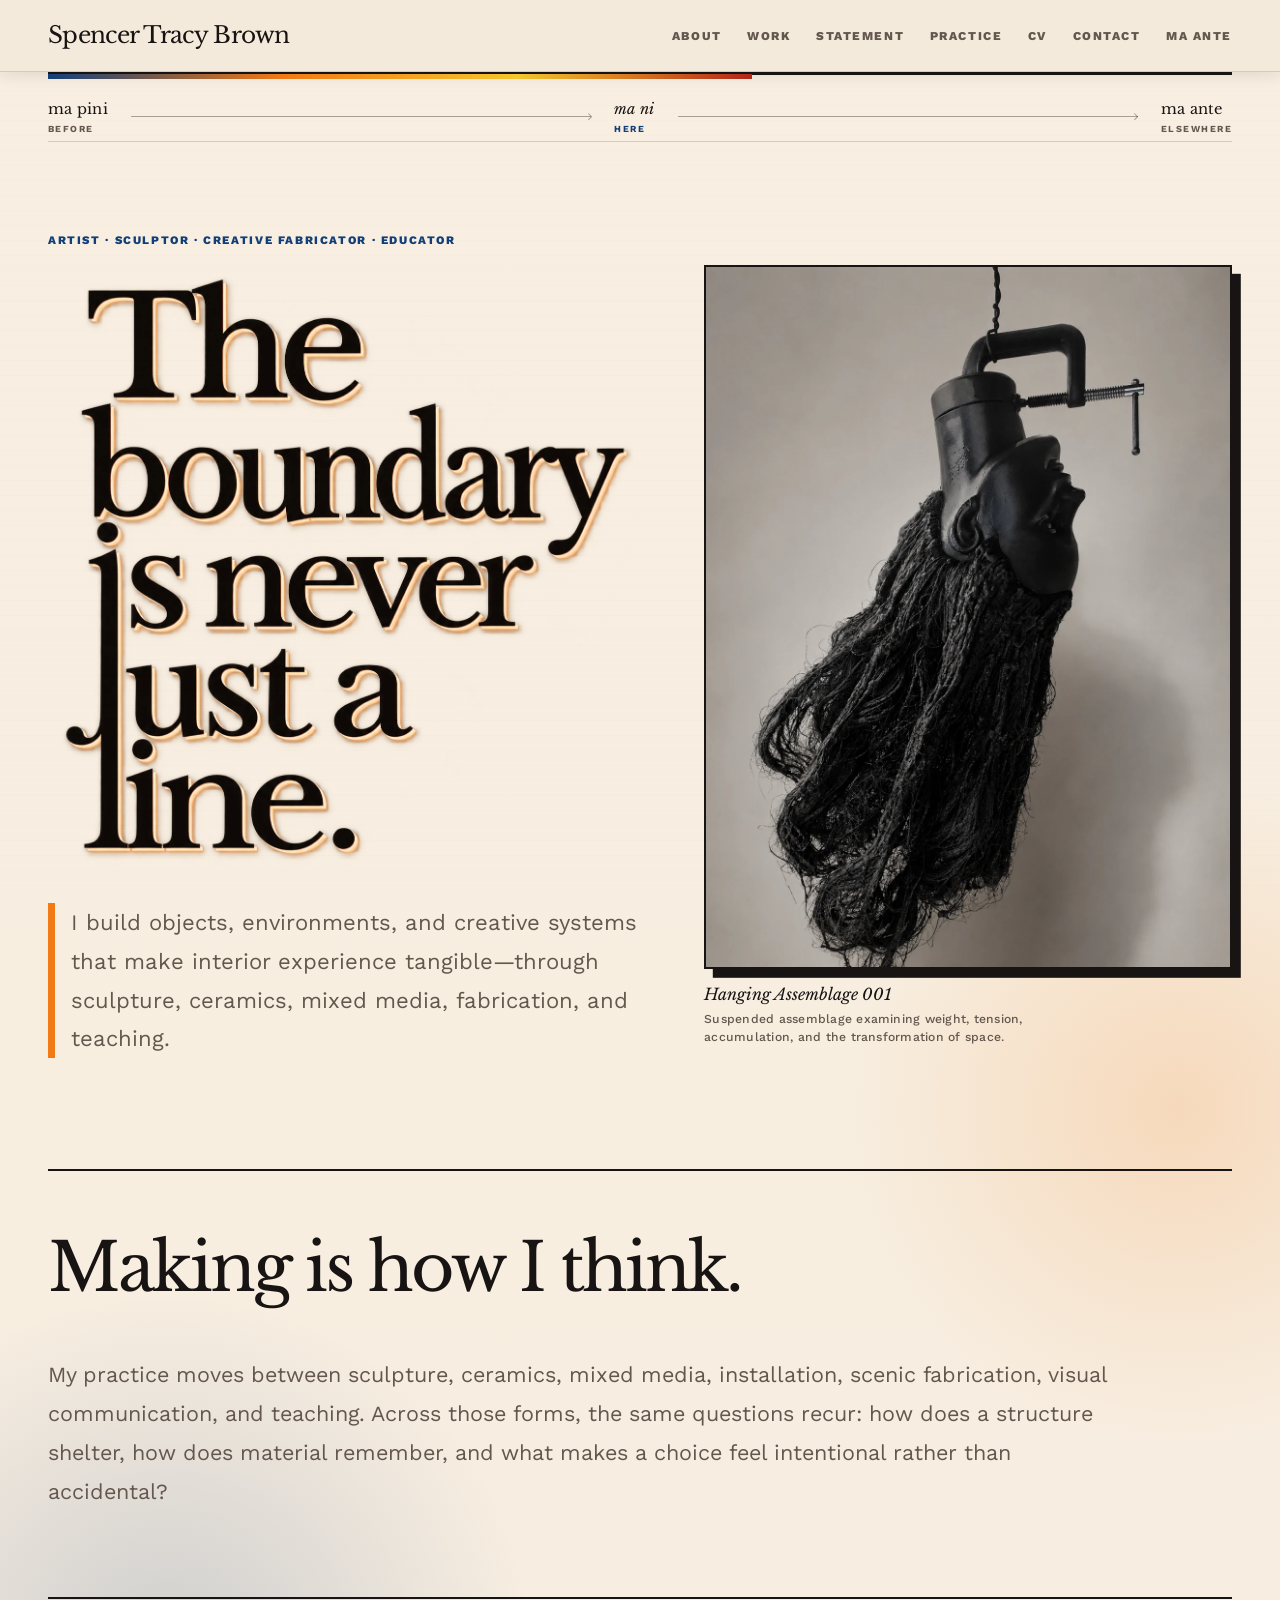
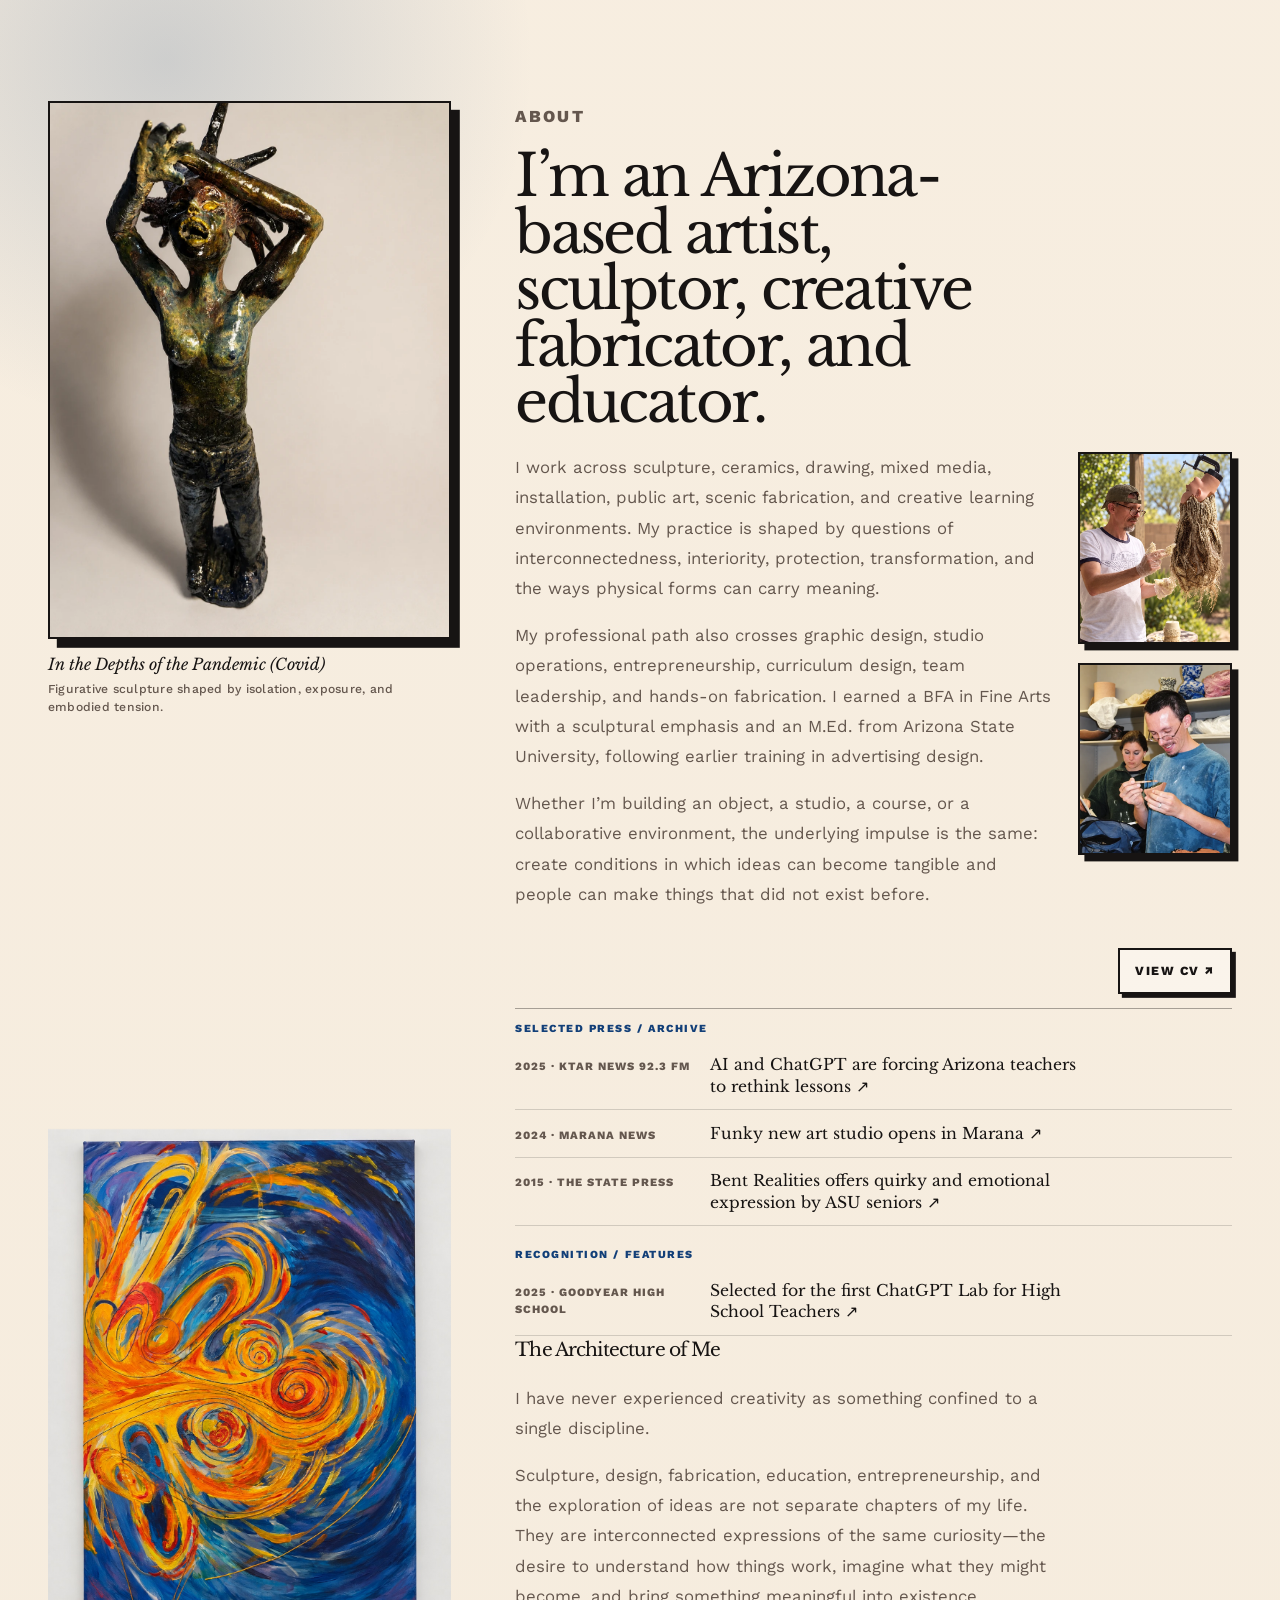
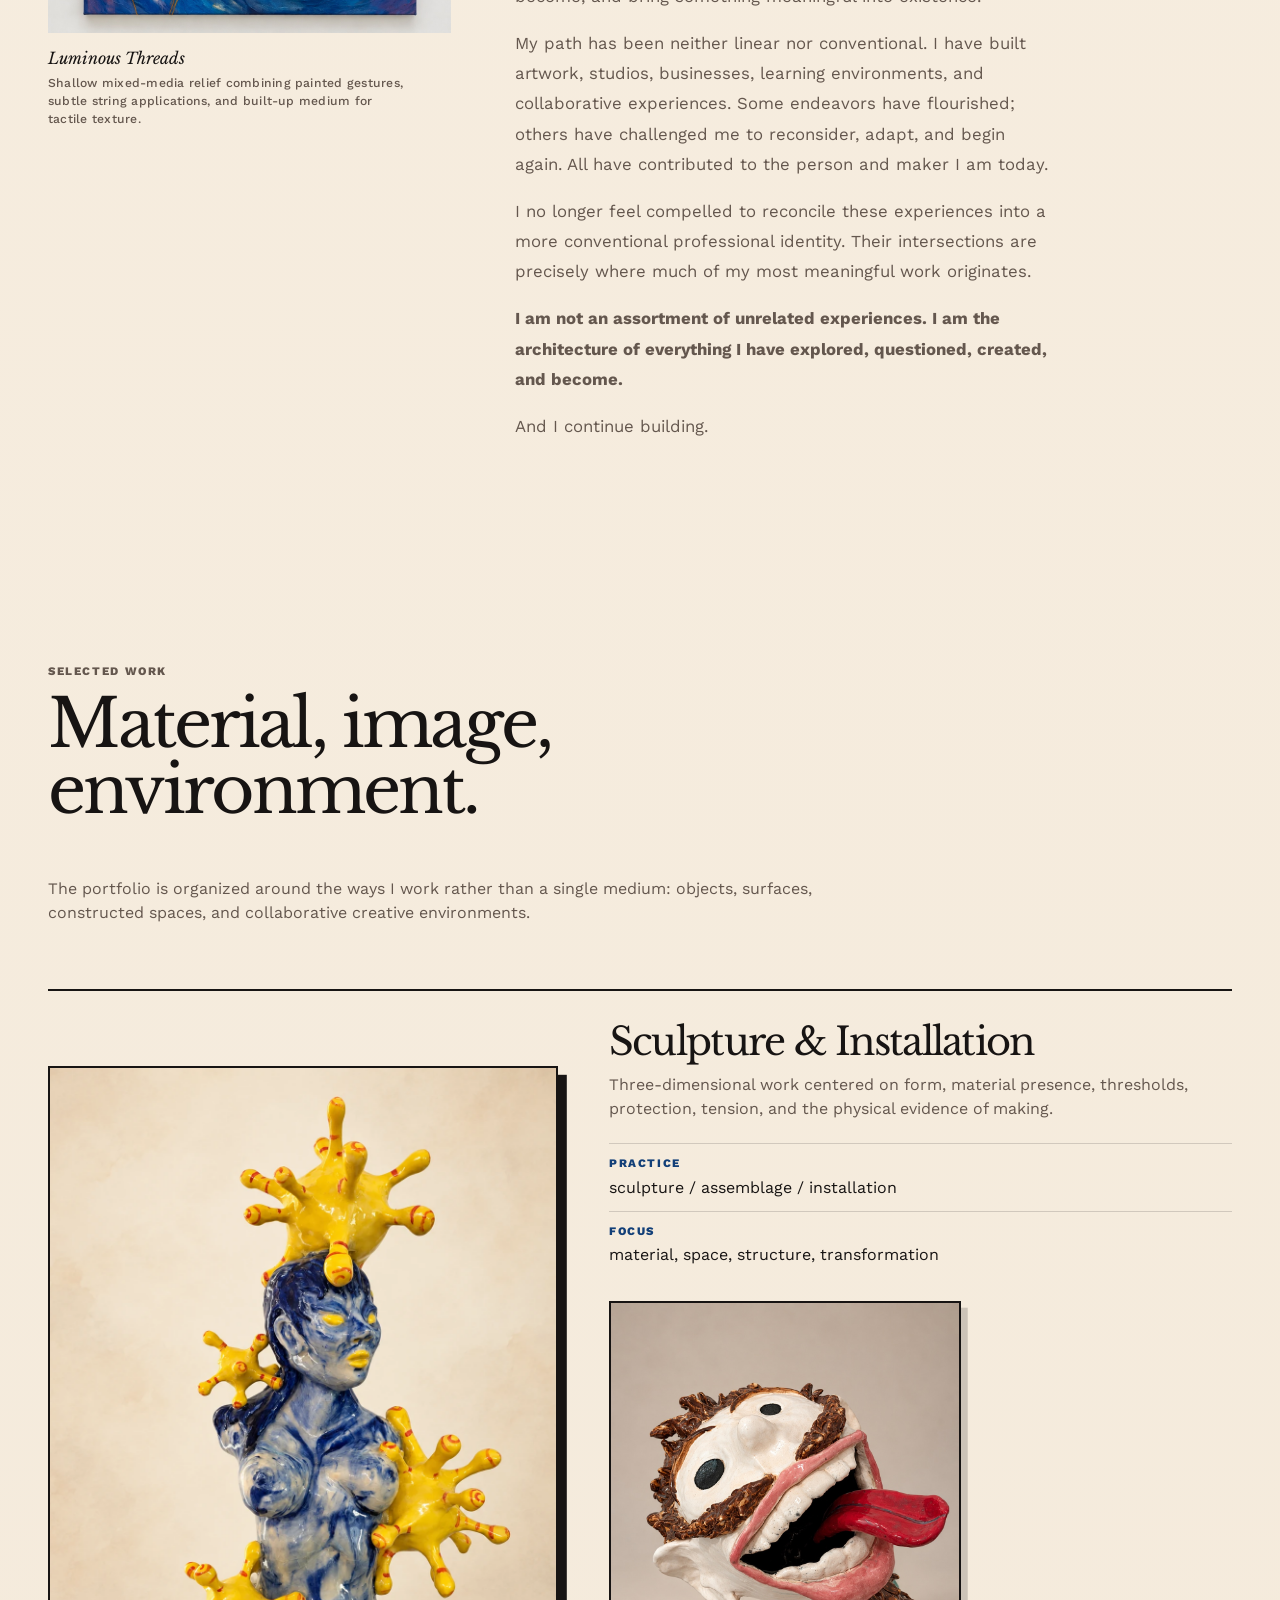
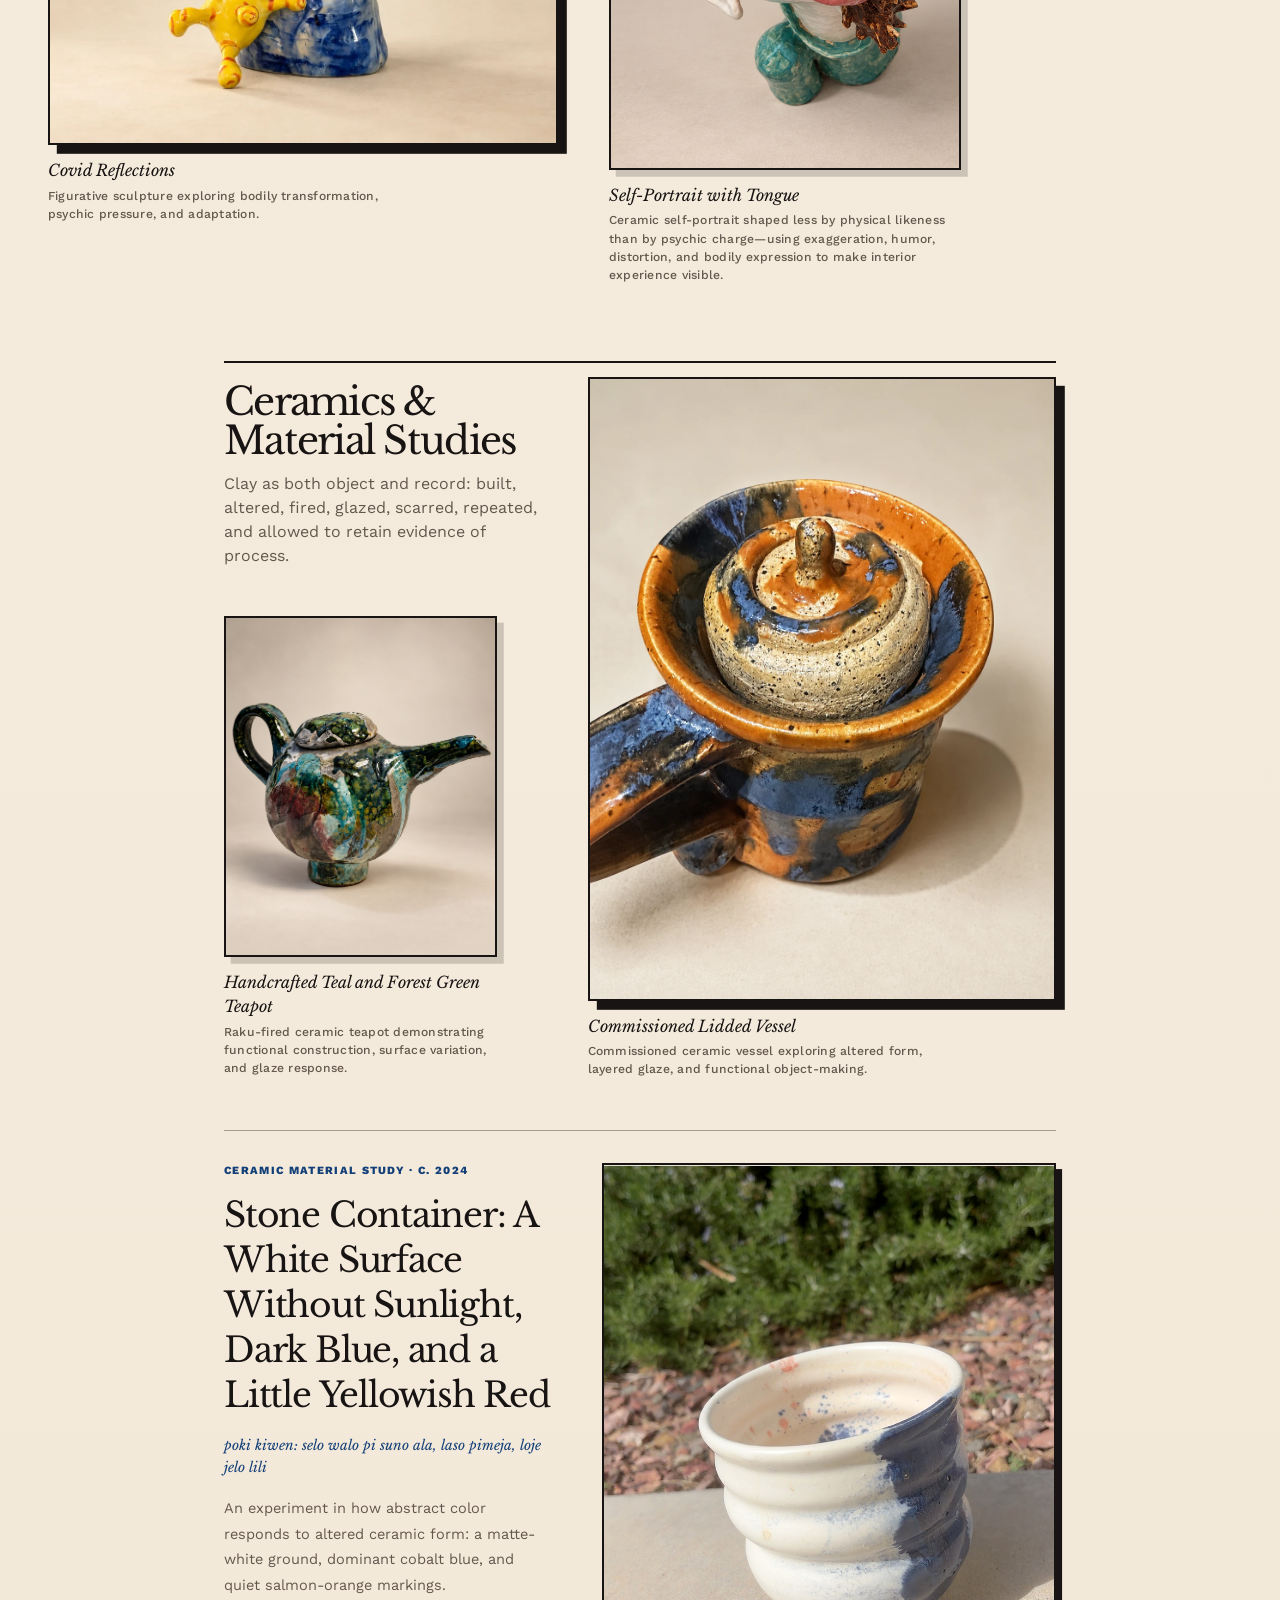
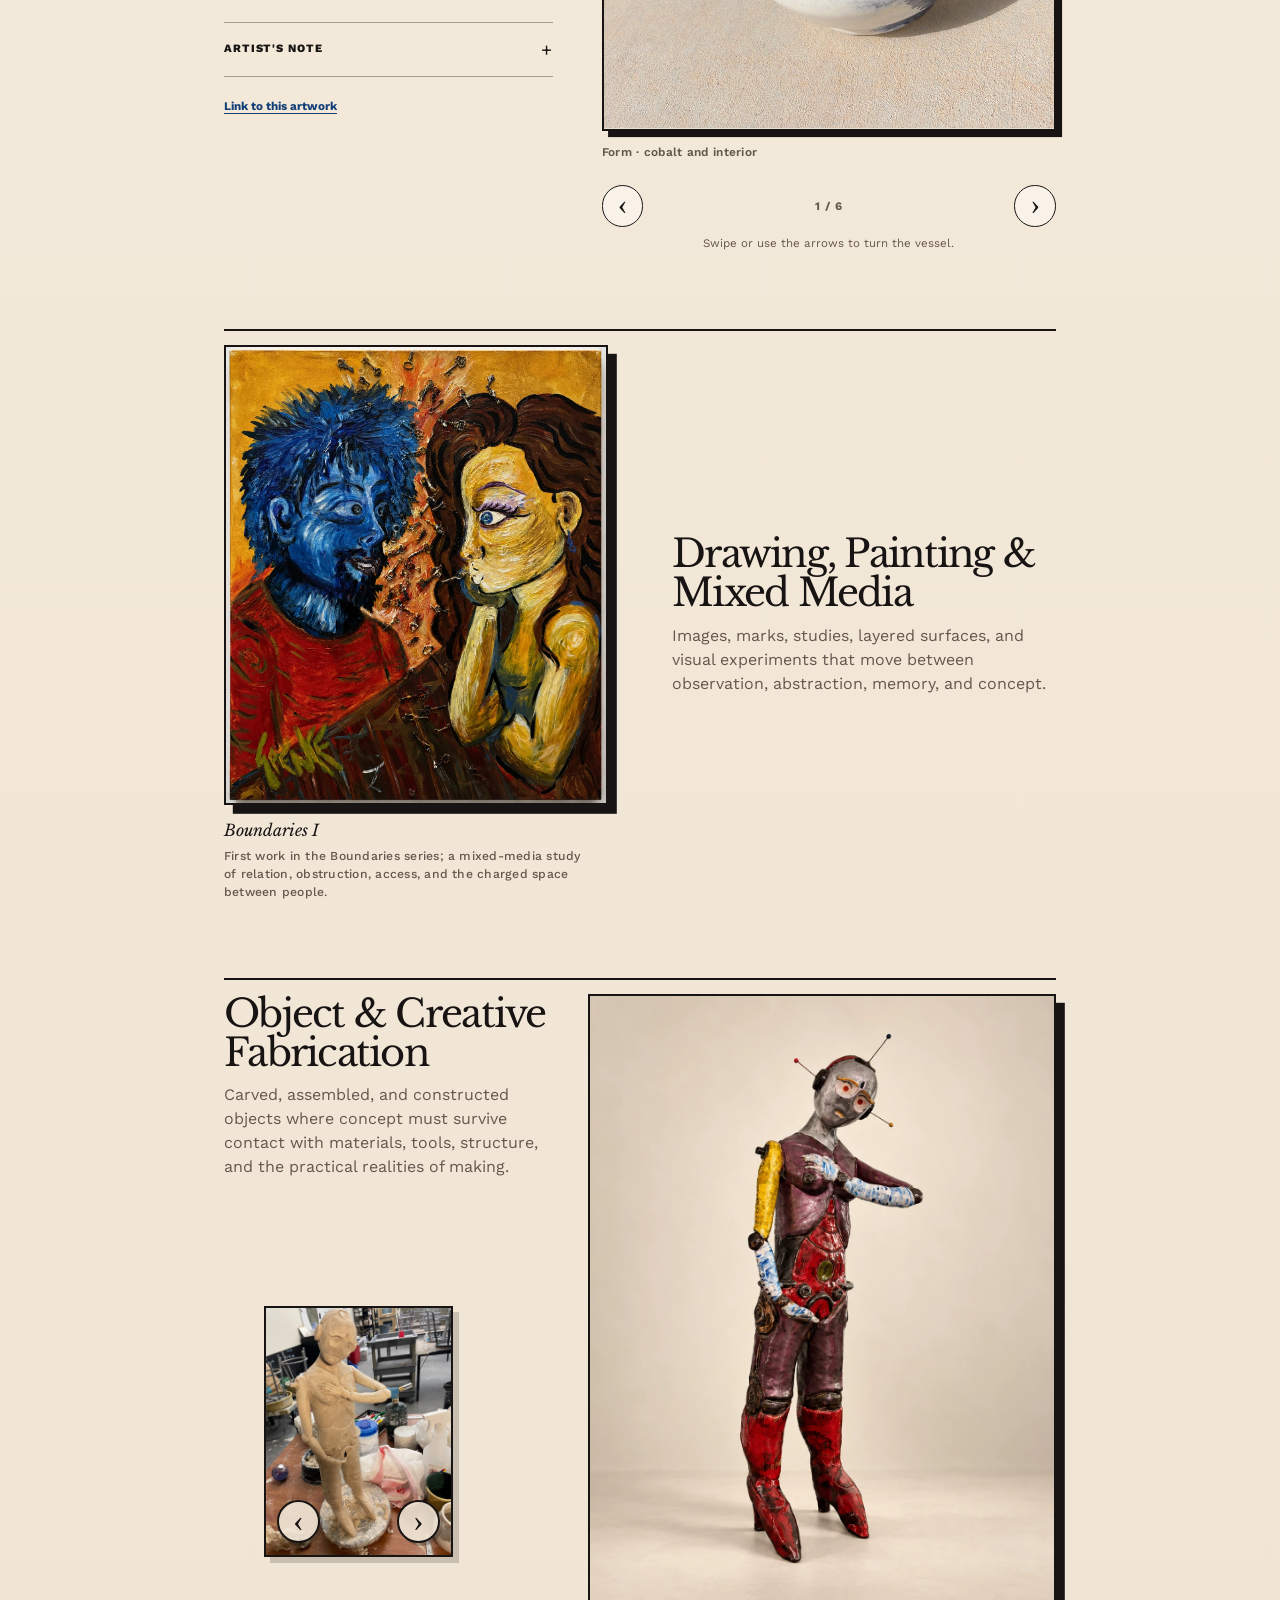
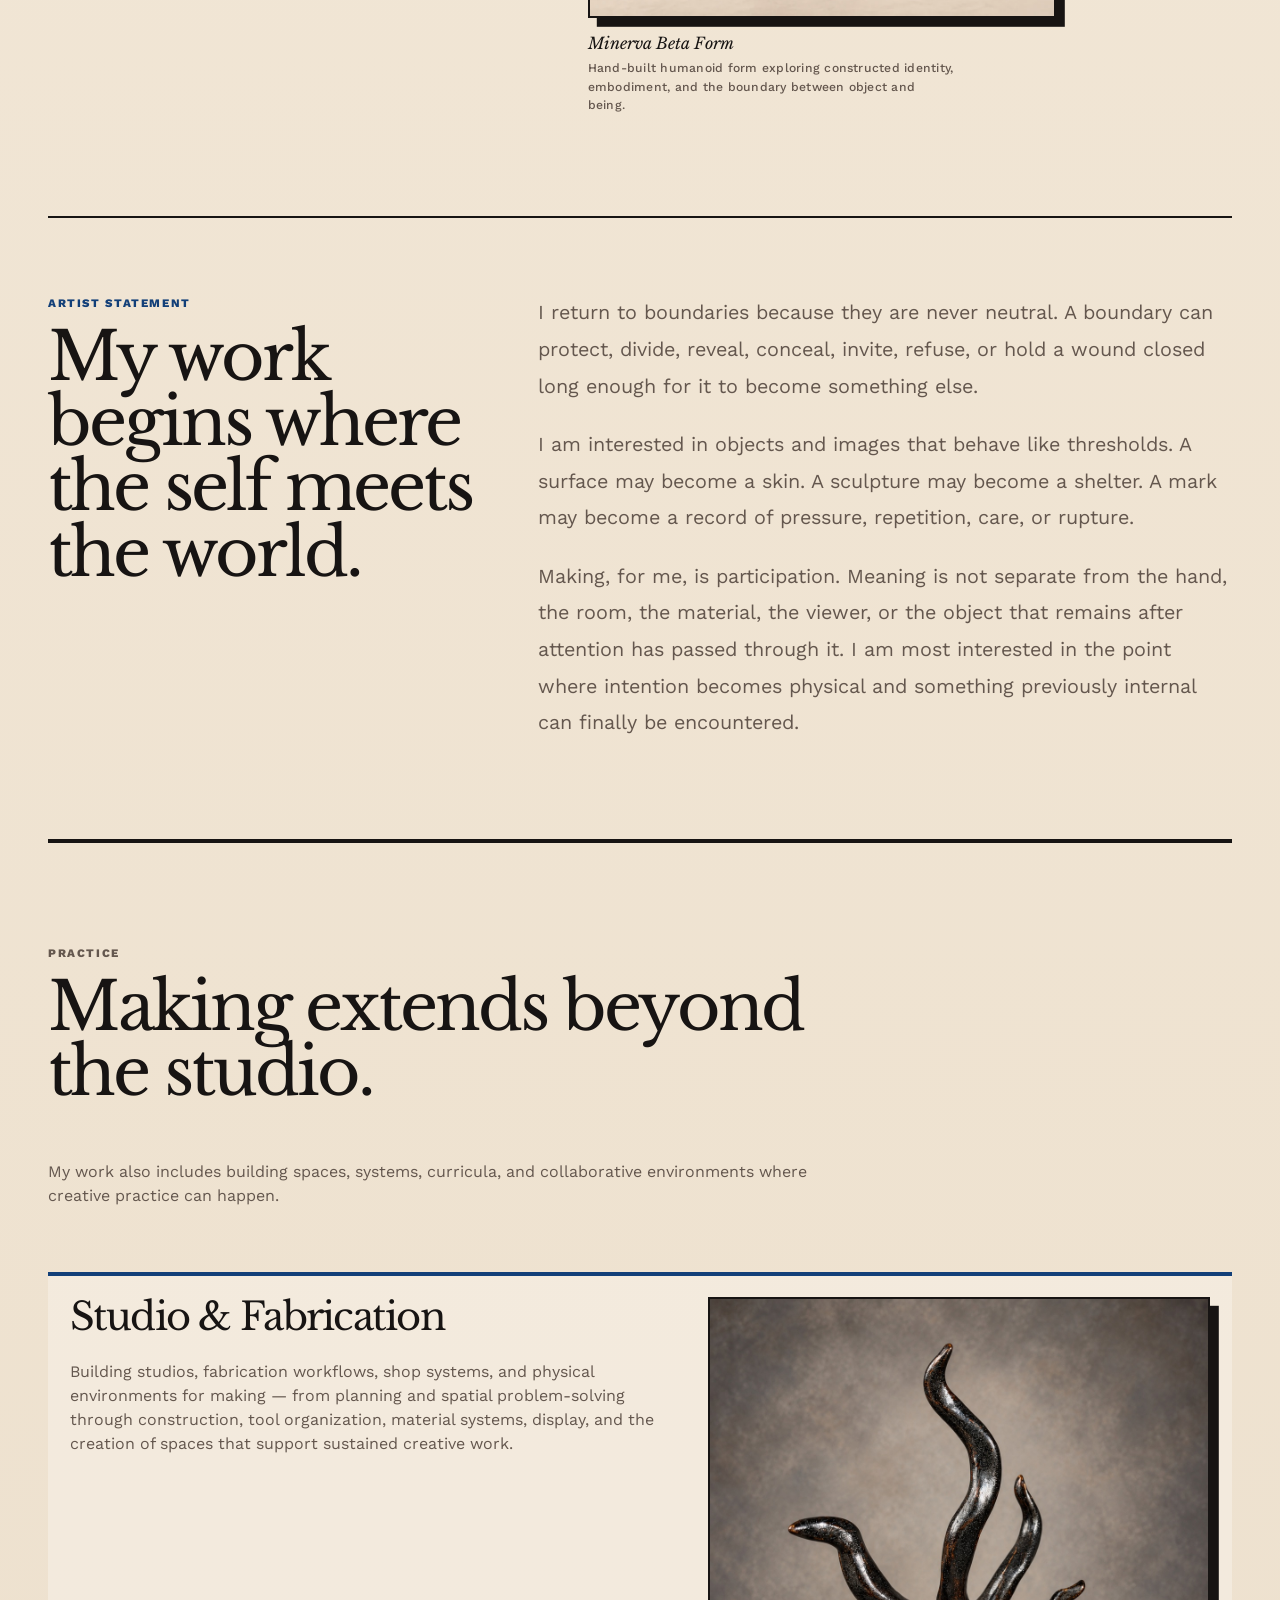
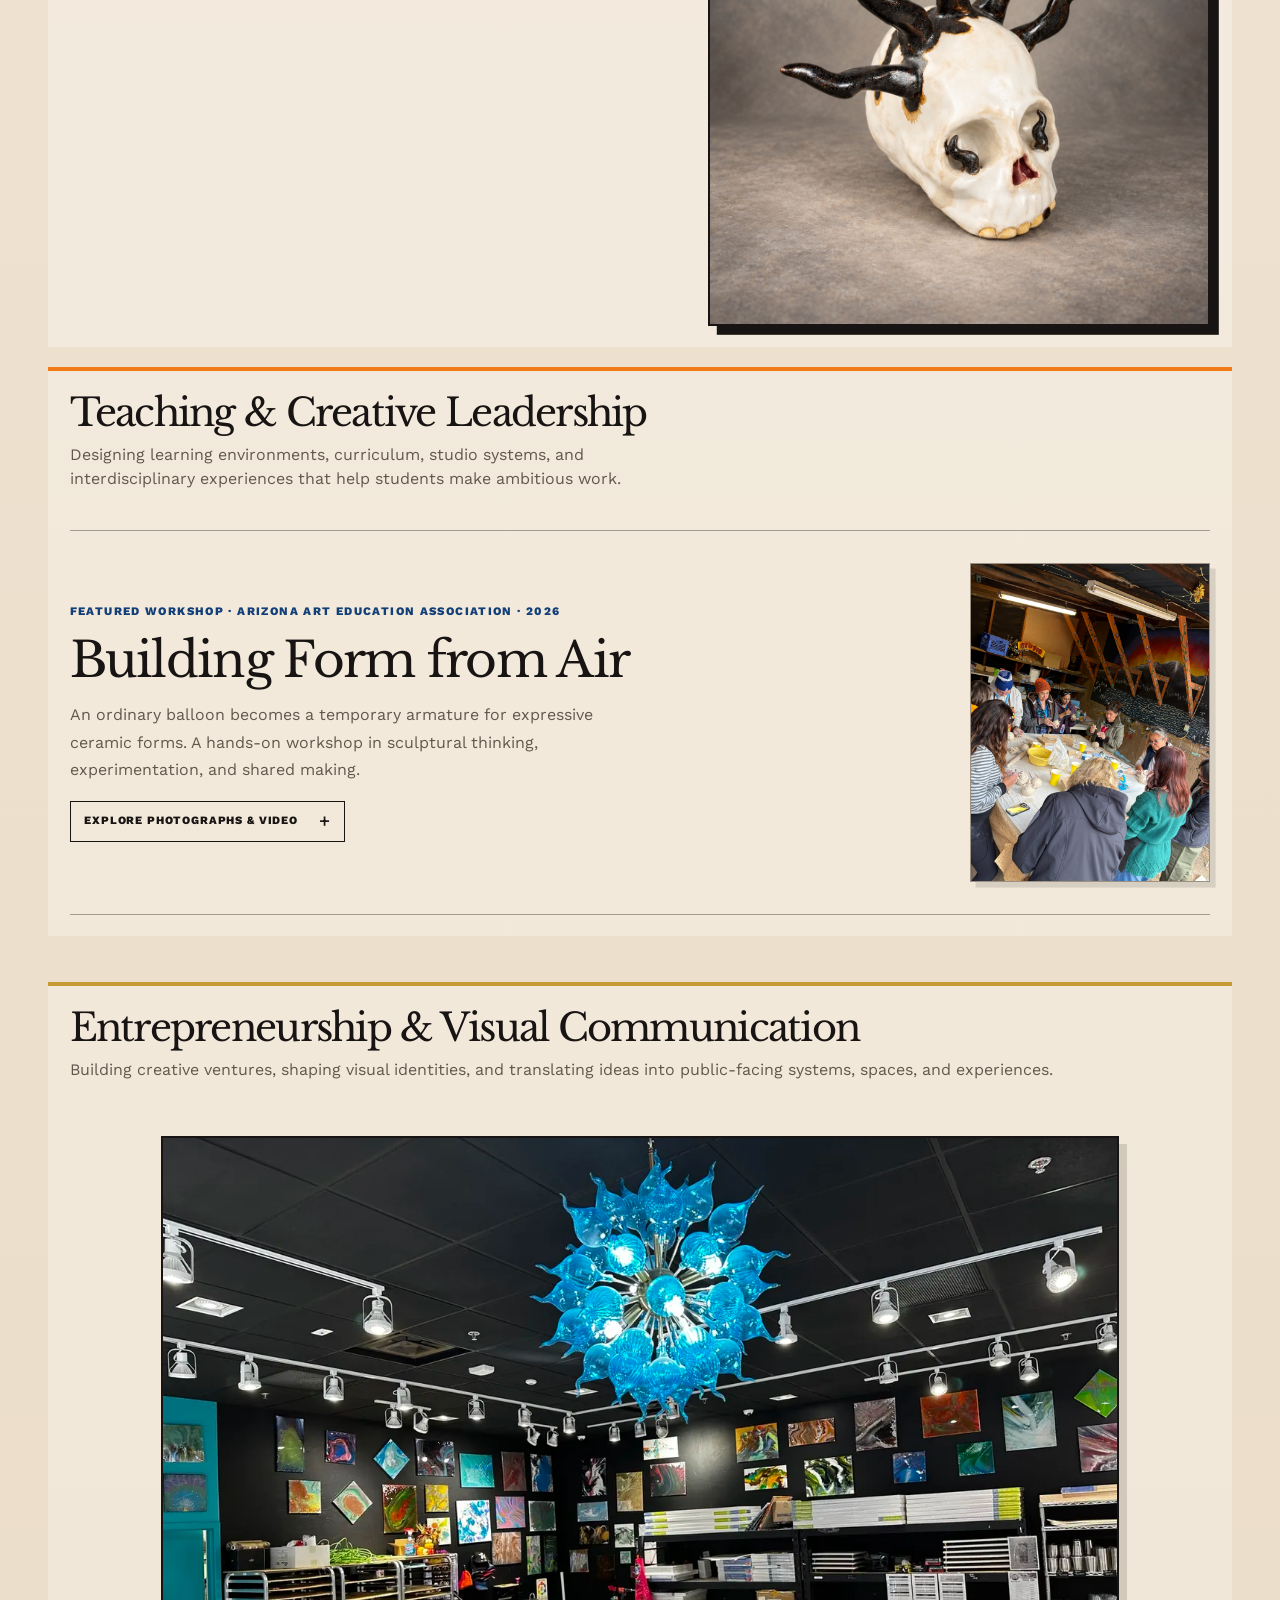
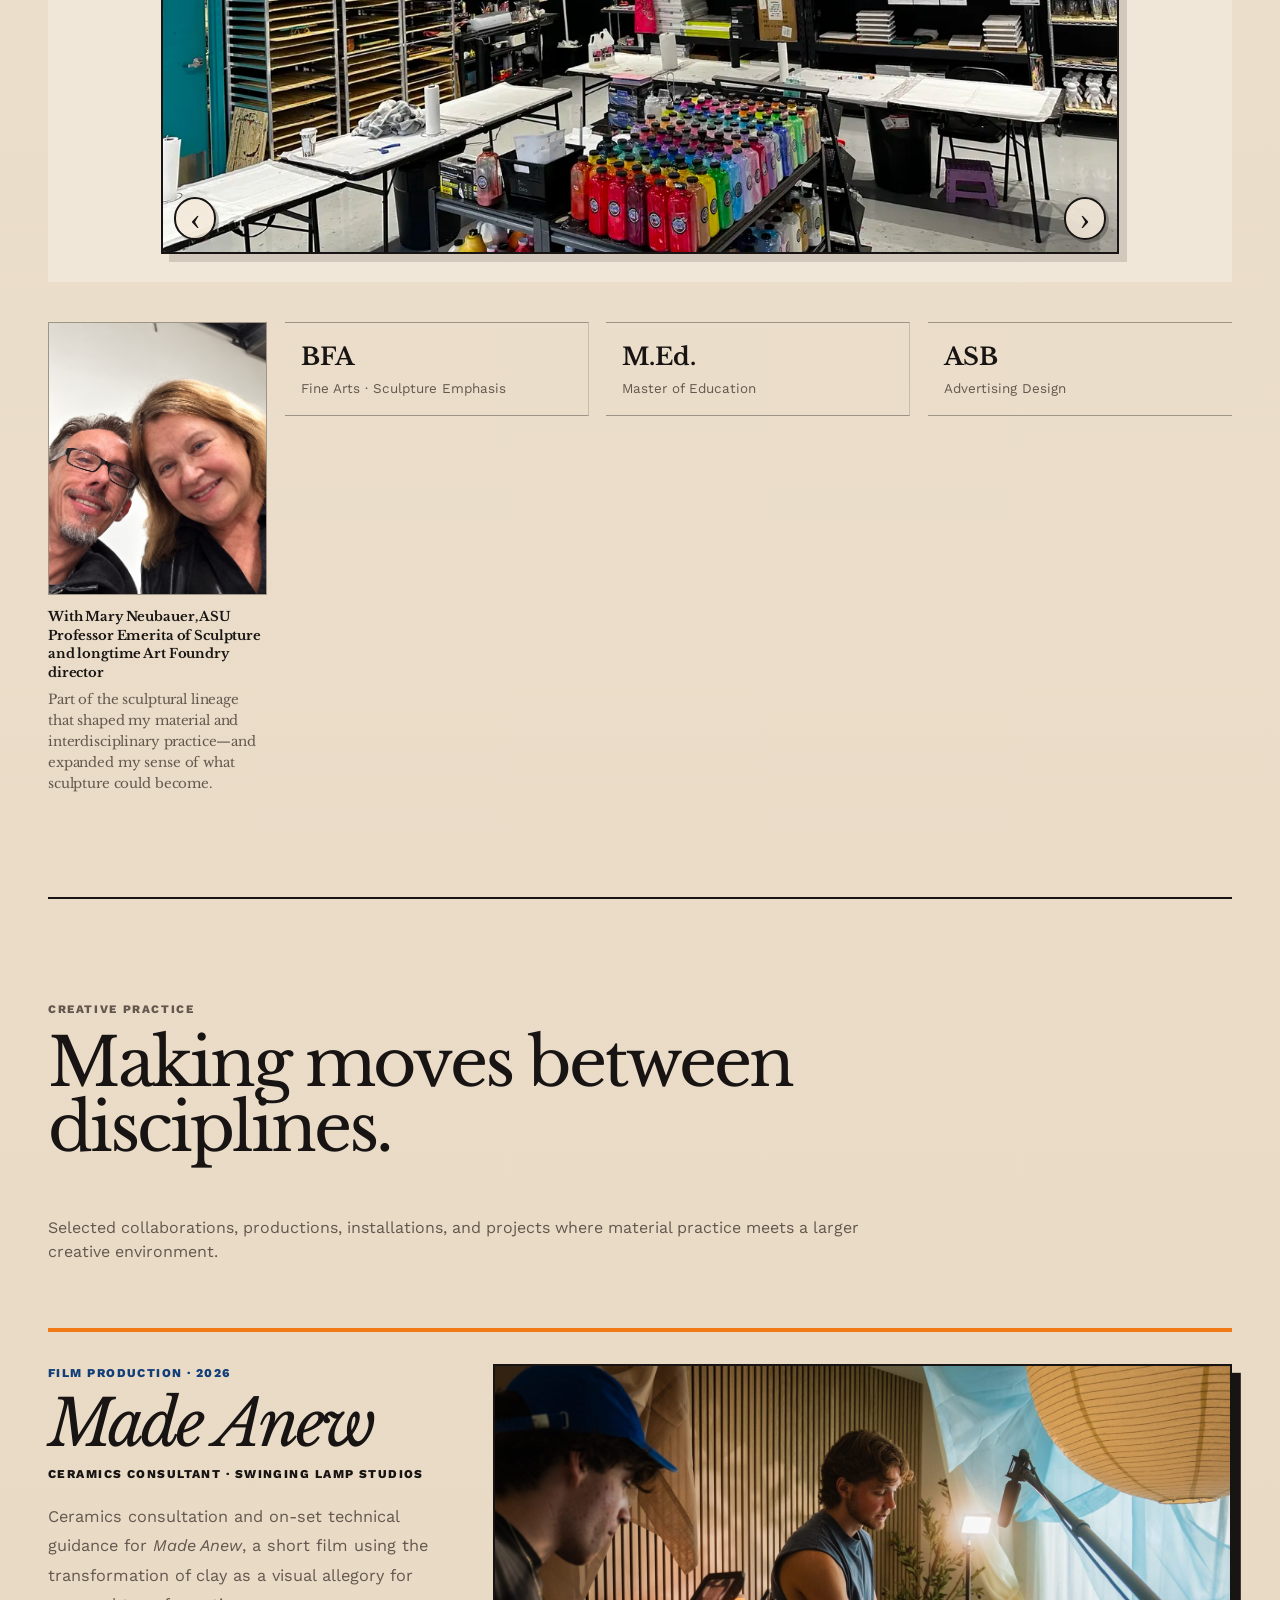
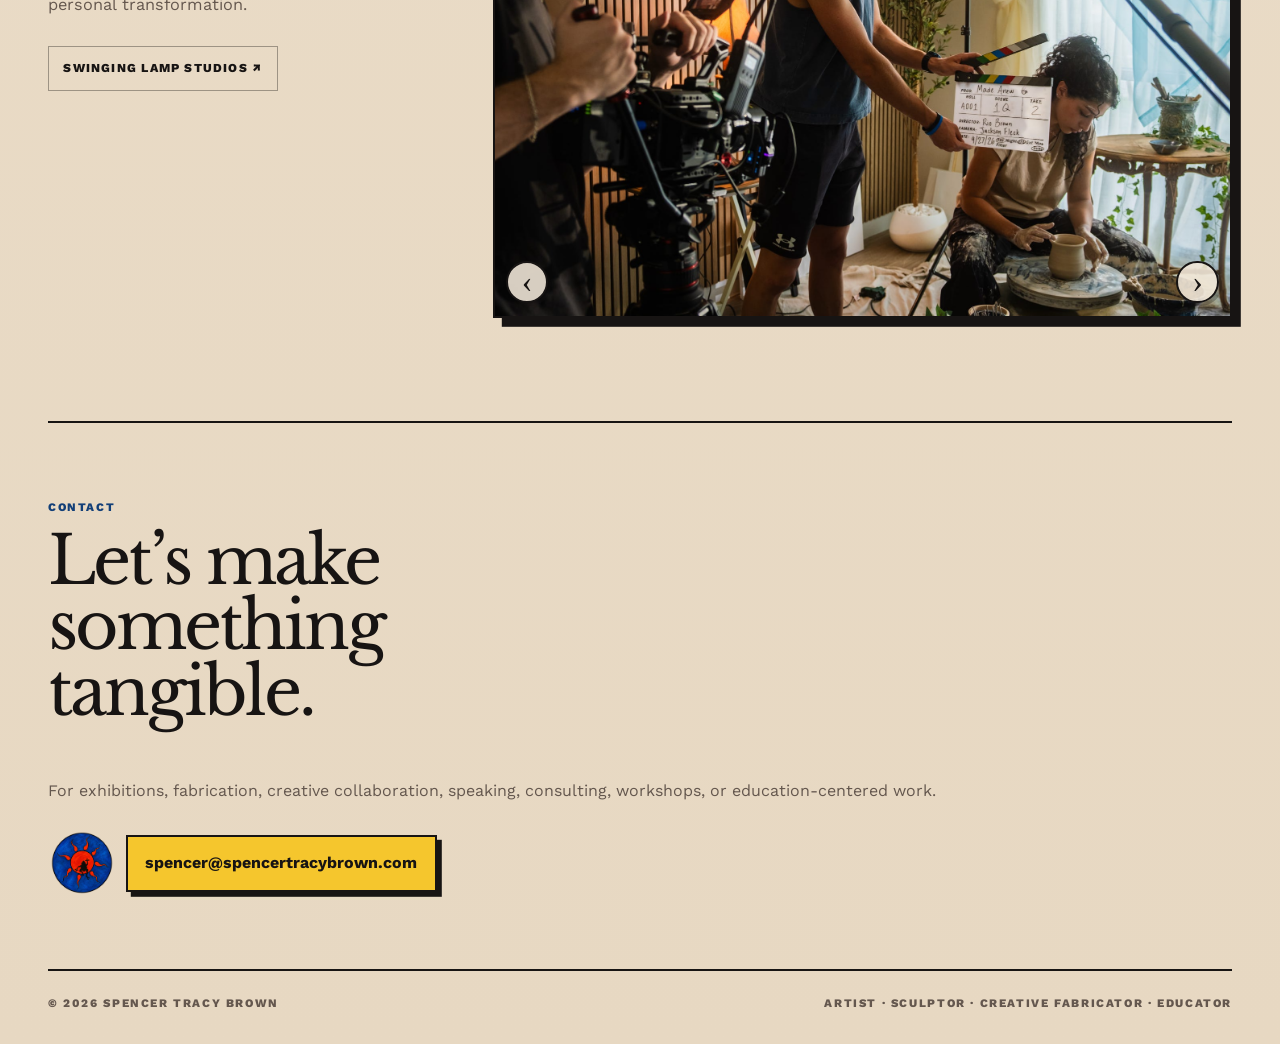
<file: index.html>
<!DOCTYPE html>
<html lang="en">
<head>
  <meta charset="UTF-8" />
  <meta name="viewport" content="width=device-width, initial-scale=1.0" />
  <title>Spencer Tracy Brown — Artist, Sculptor, Creative Fabricator, Educator</title>
  <meta name="description" content="Spencer Tracy Brown is an Arizona-based artist, sculptor, creative fabricator, educator, and creative leader working across sculpture, ceramics, mixed media, installation, public art, scenic fabrication, visual communication, and arts education." />
  <meta name="author" content="Spencer Tracy Brown" />
  <meta name="robots" content="index, follow" />
  <link rel="canonical" href="https://spencertracybrown.com/" />
  <link rel="author" href="https://spencertracybrown.com/spencer-tracy-brown/" />
  <link rel="icon" href="assets/images/favicon.svg" type="image/svg+xml" />

  <meta property="og:type" content="website" />
  <meta property="og:url" content="https://spencertracybrown.com/" />
  <meta property="og:title" content="Spencer Tracy Brown — Artist, Sculptor, Creative Fabricator, Educator" />
  <meta property="og:description" content="Arizona-based artist, sculptor, creative fabricator, educator, and creative leader working across sculpture, ceramics, mixed media, installation, public art, scenic fabrication, visual communication, and arts education." />
  <meta property="og:image" content="https://spencertracybrown.com/assets/images/social-card.svg" />
  <meta property="og:image:type" content="image/svg+xml" />
  <meta property="og:image:width" content="1200" />
  <meta property="og:image:height" content="630" />
  <meta property="og:image:alt" content="Spencer Tracy Brown — Artist, Sculptor, Creative Fabricator, Educator" />

  <meta name="twitter:card" content="summary_large_image" />
  <meta name="twitter:title" content="Spencer Tracy Brown — Artist, Sculptor, Creative Fabricator, Educator" />
  <meta name="twitter:description" content="Arizona-based artist, sculptor, creative fabricator, educator, and creative leader." />
  <meta name="twitter:image" content="https://spencertracybrown.com/assets/images/social-card.svg" />
  <meta name="twitter:image:alt" content="Spencer Tracy Brown — Artist, Sculptor, Creative Fabricator, Educator" />

  <link rel="preconnect" href="https://fonts.googleapis.com" />
  <link rel="preconnect" href="https://fonts.gstatic.com" crossorigin />
  <link href="https://fonts.googleapis.com/css2?family=Libre+Baskerville:ital,wght@0,400;0,700;1,400&family=Work+Sans:wght@400;500;600;700;800&display=swap" rel="stylesheet" />
  <link rel="stylesheet" href="assets/css/styles.css" />
  <link rel="stylesheet" href="assets/css/enhancements.css?v=luminous-unframed-r2" />
  <link rel="stylesheet" href="assets/css/stone-container.css?v=r1" />

  <script type="application/ld+json">
  {
    "@context": "https://schema.org",
    "@graph": [
      {
        "@type": "WebSite",
        "@id": "https://spencertracybrown.com/#website",
        "url": "https://spencertracybrown.com/",
        "name": "Spencer Tracy Brown",
        "publisher": { "@id": "https://spencertracybrown.com/#person" }
      },
      {
        "@type": "WebPage",
        "@id": "https://spencertracybrown.com/#webpage",
        "url": "https://spencertracybrown.com/",
        "name": "Spencer Tracy Brown — Artist, Sculptor, Creative Fabricator, Educator",
        "isPartOf": { "@id": "https://spencertracybrown.com/#website" },
        "about": { "@id": "https://spencertracybrown.com/#person" },
        "primaryImageOfPage": {
          "@type": "ImageObject",
          "url": "https://spencertracybrown.com/assets/portfolio-canon-r1/hero-hanging-assemblage.webp"
        }
      },
      {
        "@type": "Person",
        "@id": "https://spencertracybrown.com/#person",
        "name": "Spencer Tracy Brown",
        "url": "https://spencertracybrown.com/",
        "jobTitle": [
          "Artist",
          "Sculptor",
          "Creative Fabricator",
          "Educator",
          "Creative Leader"
        ],
        "alumniOf": {
          "@type": "CollegeOrUniversity",
          "name": "Arizona State University"
        },
        "knowsAbout": [
          "Sculpture",
          "Ceramics",
          "Mixed Media",
          "Installation Art",
          "Public Art",
          "Creative Fabrication",
          "Scenic Fabrication",
          "Visual Communication",
          "Creative Leadership",
          "Arts Education",
          "Artificial Intelligence in Education"
        ],
        "mainEntityOfPage": { "@id": "https://spencertracybrown.com/spencer-tracy-brown/#profile" }
      },
      {
        "@type": "Organization",
        "@id": "https://spencertracybrown.com/#suntoad-studios",
        "name": "Suntoad Studios Inc.",
        "alternateName": ["SunToad Studios", "Suntoad Studios"],
        "founder": { "@id": "https://spencertracybrown.com/#person" },
        "foundingDate": "2023-11-13",
        "subjectOf": {
          "@type": "CreativeWork",
          "url": "https://public.destinyhosted.com/marandocs/2024/CCREG/20240604_3013/3011_06-04-2024%20Regular%20Council%20Meeting%20Agenda%20Packet.pdf"
        }
      },
      {
        "@type": "NewsArticle",
        "@id": "https://spencertracybrown.com/#press-ktar-2025",
        "url": "https://ktar.com/arizona-education/ai-teachers-chatgpt-lessons",
        "headline": "AI and ChatGPT are forcing Arizona teachers to rethink lessons",
        "datePublished": "2025-11-13",
        "author": { "@type": "Person", "name": "Shira Tanzer" },
        "publisher": { "@type": "Organization", "name": "KTAR News 92.3 FM" },
        "about": { "@id": "https://spencertracybrown.com/#person" }
      },
      {
        "@type": "NewsArticle",
        "@id": "https://spencertracybrown.com/#press-marana-2024",
        "url": "https://www.tucsonlocalmedia.com/marana/news/funky-new-art-studio-opens-in-marana/article_97ed7798-42ff-11ef-9702-1fb1676f9e1c.html",
        "headline": "Funky new art studio opens in Marana",
        "datePublished": "2024-07-17",
        "author": { "@type": "Person", "name": "Nikki Link" },
        "publisher": { "@type": "Organization", "name": "Marana News" },
        "about": { "@id": "https://spencertracybrown.com/#person" }
      },
      {
        "@type": "NewsArticle",
        "@id": "https://spencertracybrown.com/#press-statepress-2015",
        "url": "https://www.statepress.com/article/2015/02/bent-realities-offers-quirky-and-emotional-expression-by-asu-seniors",
        "headline": "Bent Realities offers quirky and emotional expression by ASU seniors",
        "datePublished": "2015-02-18",
        "author": { "@type": "Person", "name": "Celina Jimenez" },
        "publisher": { "@type": "Organization", "name": "The State Press" },
        "about": { "@id": "https://spencertracybrown.com/#person" }
      }
    ]
  }
  </script>
</head>
<body>
  <a class="skip-link" href="#main">Skip to content</a>

  <header class="masthead" aria-label="Artist website header">
    <a class="wordmark" href="#top" aria-label="Spencer Tracy Brown home">Spencer Tracy Brown</a>
    <nav class="site-nav" aria-label="Artist website navigation">
      <a href="#about">About</a>
      <a href="#work">Work</a>
      <a href="#statement">Statement</a>
      <a href="#practice">Practice</a>
      <a href="assets/docs/Spencer-Tracy-Brown-CV.pdf" target="_blank" rel="noopener">CV</a>
      <a href="#contact">Contact</a>
      <a href="ma-ante/" class="ma-ante-nav">ma ante</a>
    </nav>
  </header>

  <main id="main">
    <div class="place-grammar" aria-label="Before, here, elsewhere">
      <span class="place-state"><strong>ma pini</strong><em>before</em></span>
      <span class="place-line" aria-hidden="true"></span>
      <span class="place-state place-state-now"><strong>ma ni</strong><em>here</em></span>
      <span class="place-line" aria-hidden="true"></span>
      <a class="place-state place-state-ante" href="ma-ante/"><strong>ma ante</strong><em>elsewhere</em></a>
    </div>
    <section class="cover" id="top" aria-labelledby="cover-title">
      <div class="cover-copy">
        <p class="overline">Artist · Sculptor · Creative Fabricator · Educator</p>
        <h1 id="cover-title" class="boundary-mark-heading" aria-label="The boundary is never just a line.">
          <img src="assets/images/the-boundary-is-never-just-a-line.webp" alt="" width="1200" height="1280" fetchpriority="high" decoding="async" />
        </h1>
        <p class="deck">I build objects, environments, and creative systems that make interior experience tangible—through sculpture, ceramics, mixed media, fabrication, and teaching.</p>
      </div>

      <figure class="art-figure hero-art">
        <div class="art-frame">
          <img src="assets/portfolio-canon-r1/hero-hanging-assemblage.webp" alt="Hanging sculptural assemblage with a dark suspended form and cascading fiber-like material" width="1086" height="1448" fetchpriority="high" decoding="async" />
        </div>
        <figcaption>Selected sculpture / assemblage</figcaption>
      </figure>
    </section>

    <section class="intro-band" aria-label="Artist practice summary">
      <div class="intro-number">01</div>
      <div>
        <h2>Making is how I think.</h2>
        <p>My practice moves between sculpture, ceramics, mixed media, installation, scenic fabrication, visual communication, and teaching. Across those forms, the same questions recur: how does a structure shelter, how does material remember, and what makes a choice feel intentional rather than accidental?</p>
      </div>
    </section>

    <section class="section about-section" id="about" aria-labelledby="about-title">
      <figure class="art-figure about-art">
        <div class="art-frame">
          <img src="assets/portfolio-canon-r1/sculpture-raised-arms-figure.webp" alt="Expressive glazed figurative sculpture with both arms raised" width="1086" height="1448" loading="lazy" decoding="async" />
        </div>
        <figcaption class="artwork-caption"><span class="artwork-title">In the Depths of the Pandemic (Covid)</span><span class="artwork-description">Figurative sculpture shaped by isolation, exposure, and embodied tension.</span></figcaption>
      </figure>

      <figure class="art-figure cv-archive-art">
        <div class="art-frame">
          <img src="assets/images/Luminous%20Threads.jpeg" alt="Luminous Threads, shallow mixed-media relief with painted orange, gold, red, and blue passages, subtle applied string, and built-up surface texture" loading="lazy" decoding="async" />
        </div>
        <figcaption class="artwork-caption"><span class="artwork-title">Luminous Threads</span><span class="artwork-description">Shallow mixed-media relief combining painted gestures, subtle string applications, and built-up medium for tactile texture.</span></figcaption>
      </figure>

      <div class="about-copy">
        <p class="overline">About</p>
        <h2 id="about-title">I’m an Arizona-based artist, sculptor, creative fabricator, and educator.</h2>
        <div class="about-photo-stack" aria-label="Studio practice across time">
          <figure>
            <img src="assets/images/spencer-studio-process.webp" alt="Spencer Tracy Brown working on a sculptural form outdoors" width="1024" height="1280" loading="lazy" decoding="async" />
          </figure>
          <figure>
            <img src="assets/images/spencer-early-studio-process.webp" alt="A younger Spencer Tracy Brown painting a small clay form in a ceramics studio" width="1024" height="1280" loading="lazy" decoding="async" />
          </figure>
        </div>
        <p>I work across sculpture, ceramics, drawing, mixed media, installation, public art, scenic fabrication, and creative learning environments. My practice is shaped by questions of interconnectedness, interiority, protection, transformation, and the ways physical forms can carry meaning.</p>
        <p>My professional path also crosses graphic design, studio operations, entrepreneurship, curriculum design, team leadership, and hands-on fabrication. I earned a BFA in Fine Arts with a sculptural emphasis and an M.Ed. from Arizona State University, following earlier training in advertising design.</p>
        <p>Whether I’m building an object, a studio, a course, or a collaborative environment, the underlying impulse is the same: create conditions in which ideas can become tangible and people can make things that did not exist before.</p>
        <div class="architecture-of-me">
          <h3>The Architecture of Me</h3>
          <p>I have never experienced creativity as something confined to a single discipline.</p>
          <p>Sculpture, design, fabrication, education, entrepreneurship, and the exploration of ideas are not separate chapters of my life. They are interconnected expressions of the same curiosity—the desire to understand how things work, imagine what they might become, and bring something meaningful into existence.</p>
          <p>My path has been neither linear nor conventional. I have built artwork, studios, businesses, learning environments, and collaborative experiences. Some endeavors have flourished; others have challenged me to reconsider, adapt, and begin again. All have contributed to the person and maker I am today.</p>
          <p>I no longer feel compelled to reconcile these experiences into a more conventional professional identity. Their intersections are precisely where much of my most meaningful work originates.</p>
          <p><strong>I am not an assortment of unrelated experiences. I am the architecture of everything I have explored, questioned, created, and become.</strong></p>
          <p>And I continue building.</p>
        </div>
        <div class="cv-actions">
          <a class="cv-link" href="assets/docs/Spencer-Tracy-Brown-CV.pdf" target="_blank" rel="noopener">View CV ↗</a>
          <div class="press-archive" data-press-archive="true" aria-label="Selected press, archive, and recognition">
            <p class="press-archive-label">Selected press / archive</p>
            <div class="press-archive-links">
              <a class="press-archive-link" href="https://ktar.com/arizona-education/ai-teachers-chatgpt-lessons" target="_blank" rel="noopener" aria-describedby="press-synopsis-ktar">
                <span class="press-archive-meta">2025 · KTAR News 92.3 FM</span>
                <span class="press-archive-title">AI and ChatGPT are forcing Arizona teachers to rethink lessons ↗</span>
                <span class="press-archive-synopsis" id="press-synopsis-ktar" role="tooltip">
                  <span class="press-archive-synopsis-kicker">Spencer in this story</span>
                  Brown is the classroom-forward voice in this statewide look at AI in education. He describes using a custom GPT to turn photographed whiteboard plans into lessons and rubrics, and explains how students can use AI to develop and test ideas without surrendering their creativity.
                </span>
              </a>
              <a class="press-archive-link" href="https://www.tucsonlocalmedia.com/marana/news/funky-new-art-studio-opens-in-marana/article_97ed7798-42ff-11ef-9702-1fb1676f9e1c.html" target="_blank" rel="noopener" aria-describedby="press-synopsis-marana">
                <span class="press-archive-meta">2024 · Marana News</span>
                <span class="press-archive-title">Funky new art studio opens in Marana ↗</span>
                <span class="press-archive-synopsis" id="press-synopsis-marana" role="tooltip">
                  <span class="press-archive-synopsis-kicker">Spencer in this story</span>
                  This profile captures Brown as the artist and entrepreneur behind Suntoad Studios, translating a lifelong drive to make art into a public-facing creative space. It records the community-building side of his practice: not only making objects, but building a place where other people could make, learn, and gather.
                </span>
              </a>
              <a class="press-archive-link" href="https://www.statepress.com/article/2015/02/bent-realities-offers-quirky-and-emotional-expression-by-asu-seniors" target="_blank" rel="noopener" aria-describedby="press-synopsis-statepress">
                <span class="press-archive-meta">2015 · The State Press</span>
                <span class="press-archive-title">Bent Realities offers quirky and emotional expression by ASU seniors ↗</span>
                <span class="press-archive-synopsis" id="press-synopsis-statepress" role="tooltip">
                  <span class="press-archive-synopsis-kicker">Spencer in this story</span>
                  In this review of the <em>Bent Realities</em> exhibition at ASU Gallery 100, Brown appears as an emerging sculptor concerned with genuine expression and shared explorations of humanity. The article highlights his invitation for viewers to walk alongside the work—and to expand its meaning through their own interpretations.
                </span>
              </a>
            </div>
            <p class="press-archive-label recognition-label">Recognition / features</p>
            <div class="press-archive-links">
              <a class="press-archive-link" href="https://www.facebook.com/GoodyearHighSchoolMavericks/posts/congrats-to-our-art-teacher-mr-spencer-brown-he-was-selected-for-the-first-ever-/122186693786332919/" target="_blank" rel="noopener" aria-describedby="press-synopsis-chatgpt-lab">
                <span class="press-archive-meta">2025 · Goodyear High School</span>
                <span class="press-archive-title">Selected for the first ChatGPT Lab for High School Teachers ↗</span>
                <span class="press-archive-synopsis" id="press-synopsis-chatgpt-lab" role="tooltip">
                  <span class="press-archive-synopsis-kicker">Spencer in this feature</span>
                  Goodyear High School recognized Brown’s selection for OpenAI’s first ChatGPT Lab for High School Teachers, reflecting his role as an educator exploring practical, classroom-centered uses of AI.
                </span>
              </a>
            </div>
          </div>
        </div>
      </div>
    </section>

    <section class="section works-section" id="work" aria-labelledby="work-title">
      <div class="section-head">
        <p class="overline">Selected work</p>
        <h2 id="work-title">Material, image, environment.</h2>
        <p>The portfolio is organized around the ways I work rather than a single medium: objects, surfaces, constructed spaces, and collaborative creative environments.</p>
      </div>

      <div class="work-grid">
        <article class="work-card large-card">
          <figure class="art-figure work-art">
            <div class="art-frame">
              <img src="assets/images/Covid-reflections.webp" alt="Glossy blue-and-white figurative bust with vivid yellow organic forms extending from the head, shoulder, torso, and side" width="1122" height="1402" loading="lazy" decoding="async" />
            </div>
            <figcaption class="artwork-caption"><span class="artwork-title">Covid Reflections</span><span class="artwork-description">Figurative sculpture exploring bodily transformation, psychic pressure, and adaptation.</span></figcaption>
          </figure>
          <div class="work-meta">
            <p class="work-index">I</p>
            <h3>Sculpture &amp; Installation</h3>
            <p>Three-dimensional work centered on form, material presence, thresholds, protection, tension, and the physical evidence of making.</p>
            <dl>
              <div><dt>Practice</dt><dd>sculpture / assemblage / installation</dd></div>
              <div><dt>Focus</dt><dd>material, space, structure, transformation</dd></div>
            </dl>
            <figure class="art-figure sculpture-supporting-art">
              <div class="art-frame">
                <img src="assets/images/Self-Portrait%20with%20Tongue.jpeg" alt="Ceramic self-portrait by Spencer Tracy Brown with an exaggerated open mouth, extended tongue, simplified black eyes, textured brown hair, and turquoise body" loading="lazy" decoding="async" />
              </div>
              <figcaption class="artwork-caption"><span class="artwork-title">Self-Portrait with Tongue</span><span class="artwork-description">Ceramic self-portrait shaped less by physical likeness than by psychic charge—using exaggeration, humor, distortion, and bodily expression to make interior experience visible.</span></figcaption>
            </figure>
          </div>
        </article>

        <article class="work-card">
          <figure class="art-figure work-art">
            <div class="art-frame">
              <img src="assets/portfolio-canon-r1/ceramics-lidded-vessel.webp" alt="Handmade lidded ceramic vessel with mottled blue and warm orange glaze" width="1086" height="1448" loading="lazy" decoding="async" />
            </div>
            <figcaption class="artwork-caption"><span class="artwork-title">Commissioned Lidded Vessel</span><span class="artwork-description">Commissioned ceramic vessel exploring altered form, layered glaze, and functional object-making.</span></figcaption>
          </figure>
          <div class="work-meta">
            <p class="work-index">II</p>
            <h3>Ceramics &amp; Material Studies</h3>
            <p>Clay as both object and record: built, altered, fired, glazed, scarred, repeated, and allowed to retain evidence of process.</p>
          </div>
          <figure class="art-figure ceramics-supporting-art">
            <div class="art-frame">
              <img src="assets/images/Handcrafted-Teal-and-Forest-Green-Teapot.jpeg" alt="Handcrafted ceramic teapot with layered teal, forest green, turquoise, burgundy, and earthy glaze" loading="lazy" decoding="async" />
            </div>
            <figcaption class="artwork-caption"><span class="artwork-title">Handcrafted Teal and Forest Green Teapot</span><span class="artwork-description">Raku-fired ceramic teapot demonstrating functional construction, surface variation, and glaze response.</span></figcaption>
          </figure>
          <section class="stone-study" id="stone-container" aria-labelledby="stone-container-title">
            <div class="stone-study-copy">
              <p class="stone-study-eyebrow">Ceramic material study · c. 2024</p>
              <h4 id="stone-container-title">Stone Container: A White Surface Without Sunlight, Dark Blue, and a Little Yellowish Red</h4>
              <p class="stone-study-toki" lang="tok">poki kiwen: selo walo pi suno ala, laso pimeja, loje jelo lili</p>
              <p class="stone-study-summary">An experiment in how abstract color responds to altered ceramic form: a matte-white ground, dominant cobalt blue, and quiet salmon-orange markings.</p>
              <details class="stone-study-note">
                <summary>Artist's note <span aria-hidden="true">+</span></summary>
                <p>I treated the vessel's undulating surface as an abstract canvas. The matte white establishes a ground for color; cobalt carries the visual weight, while small salmon-orange passages emerge as the form turns. The object remains functional, but each view becomes a different composition.</p>
              </details>
              <a class="stone-study-permalink" href="#stone-container">Link to this artwork</a>
            </div>
            <div class="stone-gallery" data-stone-gallery tabindex="0" role="region" aria-roledescription="carousel" aria-label="Stone Container artwork views">
              <div class="stone-gallery-viewport" data-stone-viewport>
              <figure class="stone-gallery-slide" data-stone-slide role="group" aria-roledescription="slide" aria-label="1 of 6">
                <div class="stone-gallery-frame">
                  <img src="assets/images/stone-container/01-angled-lead.jpg" alt="Three-quarter view of the gently flared ceramic vessel outdoors, showing the wavy form, exposed interior, and cobalt-blue glaze" width="890" height="1112" loading="lazy" decoding="async" />
                </div>
                <figcaption>Form · cobalt and interior</figcaption>
              </figure>
              <figure class="stone-gallery-slide" data-stone-slide role="group" aria-roledescription="slide" aria-label="2 of 6">
                <div class="stone-gallery-frame">
                  <img src="assets/images/stone-container/02-salmon-view.jpg" alt="Opposite side of the vessel showing subtle salmon-orange glaze marks on matte white" width="900" height="1125" loading="lazy" decoding="async" />
                </div>
                <figcaption>Salmon · opposite surface</figcaption>
              </figure>
              <figure class="stone-gallery-slide" data-stone-slide role="group" aria-roledescription="slide" aria-label="3 of 6">
                <div class="stone-gallery-frame">
                  <img src="assets/images/stone-container/03-cobalt-field.jpg" alt="Broad cobalt-blue field cascading across the rippled ceramic vessel wall" width="900" height="1125" loading="lazy" decoding="async" />
                </div>
                <figcaption>Cobalt · surface field</figcaption>
              </figure>
              <figure class="stone-gallery-slide" data-stone-slide role="group" aria-roledescription="slide" aria-label="4 of 6">
                <div class="stone-gallery-frame">
                  <img src="assets/images/stone-container/04-interior.jpg" alt="Top-down view of the ceramic vessel interior with fine cobalt and salmon-orange marks" width="1050" height="1312" loading="lazy" decoding="async" />
                </div>
                <figcaption>Interior · dispersed color</figcaption>
              </figure>
              <figure class="stone-gallery-slide" data-stone-slide role="group" aria-roledescription="slide" aria-label="5 of 6">
                <div class="stone-gallery-frame">
                  <img src="assets/images/stone-container/05-in-use.jpg" alt="Spencer Tracy Brown drinking from the handmade blue-and-white vessel, showing its scale and use" width="1152" height="1536" loading="lazy" decoding="async" />
                </div>
                <figcaption>In use · scale and encounter</figcaption>
              </figure>
              <figure class="stone-gallery-slide" data-stone-slide role="group" aria-roledescription="slide" aria-label="6 of 6">
                <div class="stone-gallery-frame">
                  <img src="assets/images/stone-container/06-in-use-spoon.jpg" alt="The handmade cobalt-and-white vessel in everyday use, holding amber liquid with a metal spoon resting above the rim" width="1000" height="1250" loading="lazy" decoding="async" />
                </div>
                <figcaption>In use · a quiet ritual</figcaption>
              </figure>
              </div>
              <div class="stone-gallery-controls" aria-label="Navigate artwork views">
                <button type="button" data-stone-prev aria-label="Previous artwork view"><span aria-hidden="true">‹</span></button>
                <span class="stone-gallery-count" data-stone-count aria-live="polite">1 / 6</span>
                <button type="button" data-stone-next aria-label="Next artwork view"><span aria-hidden="true">›</span></button>
              </div>
              <p class="stone-gallery-hint">Swipe or use the arrows to turn the vessel.</p>
            </div>
          </section>

        </article>

        <article class="work-card">
          <figure class="art-figure work-art mixed-art">
            <div class="art-frame">
              <img src="assets/portfolio-canon-r1/mixed-media-keys-between-figures.webp" alt="Mixed-media figurative artwork with two faces confronting one another across a field of keys" width="1145" height="1374" loading="lazy" decoding="async" />
            </div>
            <figcaption class="artwork-caption"><span class="artwork-title">Boundaries I</span><span class="artwork-description">First work in the Boundaries series; a mixed-media study of relation, obstruction, access, and the charged space between people.</span></figcaption>
          </figure>
          <div class="work-meta">
            <p class="work-index">III</p>
            <h3>Drawing, Painting &amp; Mixed Media</h3>
            <p>Images, marks, studies, layered surfaces, and visual experiments that move between observation, abstraction, memory, and concept.</p>
          </div>
        </article>

        <article class="work-card">
          <figure class="art-figure work-art">
            <div class="art-frame">
              <img src="assets/images/Minerva-beta-test.webp" alt="Hand-built humanoid robot sculpture with a silver face, antennae, segmented limbs, and layered red, purple, yellow, blue, and black surfaces" width="1122" height="1402" loading="lazy" decoding="async" />
            </div>
          </figure>
          <div class="work-meta">
            <p class="work-index">IV</p>
            <h3>Object &amp; Creative Fabrication</h3>
            <p>Carved, assembled, and constructed objects where concept must survive contact with materials, tools, structure, and the practical realities of making.</p>
          </div>
        </article>
      </div>
    </section>

    <section class="statement-panel" id="statement" aria-labelledby="statement-title">
      <div class="statement-title">
        <p class="overline">Artist statement</p>
        <h2 id="statement-title">My work begins where the self meets the world.</h2>
      </div>
      <div class="statement-copy">
        <p>I return to boundaries because they are never neutral. A boundary can protect, divide, reveal, conceal, invite, refuse, or hold a wound closed long enough for it to become something else.</p>
        <p>I am interested in objects and images that behave like thresholds. A surface may become a skin. A sculpture may become a shelter. A mark may become a record of pressure, repetition, care, or rupture.</p>
        <p>Making, for me, is participation. Meaning is not separate from the hand, the room, the material, the viewer, or the object that remains after attention has passed through it. I am most interested in the point where intention becomes physical and something previously internal can finally be encountered.</p>
      </div>
    </section>

    <section class="section practice-section" id="practice" aria-labelledby="practice-title">
      <div class="section-head">
        <p class="overline">Practice</p>
        <h2 id="practice-title">Making extends beyond the studio.</h2>
        <p>My work also includes building spaces, systems, curricula, and collaborative environments where creative practice can happen.</p>
      </div>

      <div class="practice-grid">
        <article class="practice-card">
          <p class="work-index">A</p>
          <h3>Studio &amp; Fabrication</h3>
          <p>Building studios, fabrication workflows, shop systems, and physical environments for making.</p>
          <div class="studio-slideshow" data-studio-slideshow="true" tabindex="0" aria-label="Studio construction and finished-space views">
            <img src="assets/images/studio-slideshow-01.webp" alt="Suntoad Studios fabrication and studio view" loading="lazy" decoding="async" class="is-active" aria-hidden="false" />
            <img src="assets/images/studio-slideshow-02.webp" alt="Suntoad Studios construction-stage view" loading="lazy" decoding="async" aria-hidden="true" />
            <img src="assets/images/studio-slideshow-03.webp" alt="Suntoad Studios classroom and making-space view" loading="lazy" decoding="async" aria-hidden="true" />
            <img src="assets/images/studio-slideshow-04.webp" alt="Suntoad Studios fabrication area view" loading="lazy" decoding="async" aria-hidden="true" />
          </div>
        </article>

        <article class="practice-card practice-card-teaching">
          <p class="work-index">B</p>
          <h3>Teaching &amp; Creative Leadership</h3>
          <p>Designing learning environments, curriculum, studio systems, and interdisciplinary experiences that help students make ambitious work.</p>

          <details class="aaea-workshop" id="aaea-workshop">
                  <summary class="aaea-workshop-summary">
                    <span class="aaea-workshop-summary-copy">
                      <span class="aaea-workshop-eyebrow">Featured workshop · Arizona Art Education Association · 2026</span>
                      <span class="aaea-workshop-title">Building Form from Air</span>
                      <span class="aaea-workshop-deck">An ordinary balloon becomes a temporary armature for expressive ceramic forms. A hands-on workshop in sculptural thinking, experimentation, and shared making.</span>
                      <span class="aaea-workshop-toggle">Explore photographs &amp; video <span aria-hidden="true">+</span></span>
                    </span>
                    <img class="aaea-workshop-cover" src="assets/aaea-workshop/Photos/AAEA_Photo_03_Natural.jpg" alt="AAEA workshop participants working together around a studio table with clay" loading="lazy" decoding="async" width="1536" height="2048" />
                  </summary>
          
                  <div class="aaea-workshop-content">
                    <div class="aaea-workshop-intro">
                      <p>At the 2026 AAEA conference, I led fellow art educators through an accessible ceramic handbuilding technique using a balloon to establish volume. With the underlying form supported, participants could focus on character, surface, and expression—each taking the same starting point somewhere different.</p>
                      <p class="aaea-workshop-note">Workshop documentation · participants and works in progress</p>
                    </div>
          
                    <div class="aaea-workshop-gallery" aria-label="Balloon armature workshop photographs">
                      <figure>
                        <img src="assets/aaea-workshop/Photos/AAEA_Photo_04_Natural.jpg" alt="Art educators gathered around a studio table while sculpting clay during the AAEA workshop" loading="lazy" decoding="async" width="1536" height="2048" />
                        <figcaption>Making together — the workshop in progress.</figcaption>
                      </figure>
                      <figure>
                        <img src="assets/aaea-workshop/Photos/AAEA_Photo_01_Natural.jpg" alt="Hands shaping clay as whimsical animal faces take form on a workshop table" loading="lazy" decoding="async" width="1536" height="2048" />
                        <figcaption>Exploring form and character through clay.</figcaption>
                      </figure>
                      <figure>
                        <img src="assets/aaea-workshop/Video_Stills/AAEA_Video_Still_01.jpg" alt="Spencer Tracy Brown holding up a rounded clay form to demonstrate a construction technique to fellow educators" loading="lazy" decoding="async" width="1080" height="1920" />
                        <figcaption>Demonstrating the construction process.</figcaption>
                      </figure>
                      <figure>
                        <img src="assets/aaea-workshop/Photos/AAEA_Photo_02_Natural.jpg" alt="Workshop participant holding a developing clay animal form while refining its features" loading="lazy" decoding="async" width="1536" height="2048" />
                        <figcaption>Individual interpretation from a shared starting point.</figcaption>
                      </figure>
                    </div>
          
                    <div class="aaea-workshop-film">
                      <div class="aaea-workshop-film-copy">
                        <p class="aaea-workshop-eyebrow">Workshop film</p>
                        <h3>See the making unfold.</h3>
                        <p>A short look inside the process: demonstration, material exploration, and educators learning by doing.</p>
                        <a href="https://youtu.be/GMB3cZnWTuw" target="_blank" rel="noopener noreferrer">Watch on YouTube ↗</a>
                      </div>
                      <div class="aaea-workshop-player">
                        <iframe src="https://www.youtube-nocookie.com/embed/GMB3cZnWTuw" title="Spencer Tracy Brown leading the AAEA balloon armature ceramics workshop" loading="lazy" referrerpolicy="strict-origin-when-cross-origin" allow="accelerometer; autoplay; clipboard-write; encrypted-media; gyroscope; picture-in-picture; web-share" allowfullscreen></iframe>
                      </div>
                    </div>
                  </div>
                </details>
        </article>

        <article class="practice-card">
          <p class="work-index">C</p>
          <h3>Entrepreneurship &amp; Visual Communication</h3>
          <p>Building creative ventures, shaping visual identities, and translating ideas into public-facing systems, spaces, and experiences.</p>
        </article>
      </div>


      <div class="credential-strip" aria-label="Professional credentials and sculptural lineage">
        <figure class="credential-lineage">
          <img src="assets/images/Spence&amp;Mary.jpeg" alt="Spencer Tracy Brown with Mary Neubauer" loading="lazy" decoding="async" />
          <figcaption><strong>With Mary Neubauer, ASU Professor Emerita of Sculpture and longtime Art Foundry director</strong><span>Part of the sculptural lineage that shaped my material and interdisciplinary practice—and expanded my sense of what sculpture could become.</span></figcaption>
        </figure>
        <div><strong>BFA</strong><span>Fine Arts · Sculpture Emphasis</span></div>
        <div><strong>M.Ed.</strong><span>Master of Education</span></div>
        <div><strong>ASB</strong><span>Advertising Design</span></div>
      </div>
    </section>

    <section class="section creative-practice-section" id="creative-practice" aria-labelledby="creative-practice-title">
      <div class="section-head">
        <p class="overline">Creative Practice</p>
        <h2 id="creative-practice-title">Making moves between disciplines.</h2>
        <p>Selected collaborations, productions, installations, and projects where material practice meets a larger creative environment.</p>
      </div>

      <article class="creative-practice-project">
        <div class="creative-practice-copy">
          <p class="creative-practice-kicker">Film production · 2026</p>
          <h3><em>Made Anew</em></h3>
          <p class="creative-practice-role">Ceramics Consultant · Swinging Lamp Studios</p>
          <p>Ceramics consultation and on-set technical guidance for <em>Made Anew</em>, a short film using the transformation of clay as a visual allegory for personal transformation.</p>
          <a class="creative-practice-link" href="https://www.swinginglampstudios.com/" target="_blank" rel="noopener">Swinging Lamp Studios ↗</a>
        </div>

        <figure class="made-anew-slideshow" data-made-anew-slideshow="true" tabindex="0" aria-label="Behind-the-scenes images from Made Anew">
          <img src="assets/images/made_anew_007.jpeg" alt="Spencer Tracy Brown demonstrating ceramics technique at the wheel on the Made Anew set" loading="lazy" decoding="async" class="is-active" aria-hidden="false" />
          <img src="assets/images/made_anew_011.jpeg" alt="Made Anew camera crew slating a ceramics scene during production" loading="lazy" decoding="async" aria-hidden="true" />
          <img src="assets/images/made_anew_0016.jpeg" alt="Spencer Tracy Brown working at the ceramics wheel as cast and crew review a vessel beside the production camera" loading="lazy" decoding="async" aria-hidden="true" />
          <img src="assets/images/made_anew_008.jpeg" alt="Production monitor showing Spencer Tracy Brown working at the ceramics wheel during filming" loading="lazy" decoding="async" aria-hidden="true" />
          <img src="assets/images/made_anew_004.jpeg" alt="Spencer Tracy Brown and the Made Anew filmmaker reviewing the production monitor together" loading="lazy" decoding="async" aria-hidden="true" />
          <img src="assets/images/made_anew_017.jpeg" alt="Made Anew cast and crew gathered around the ceramics set while adjusting camera equipment" loading="lazy" decoding="async" aria-hidden="true" />
          <img src="assets/images/made_anew_014.jpeg" alt="Camera operator filming Spencer Tracy Brown at the ceramics wheel on the Made Anew set" loading="lazy" decoding="async" aria-hidden="true" />
        </figure>
      </article>
    </section>

    <section class="contact-section" id="contact" aria-labelledby="contact-title">
      <p class="overline">Contact</p>
      <h2 id="contact-title">Let’s make something tangible.</h2>
      <p class="contact-copy">For exhibitions, fabrication, creative collaboration, speaking, consulting, workshops, or education-centered work.</p>
      <div class="contact-row">
        <a href="mailto:spencer@spencertracybrown.com">spencer@spencertracybrown.com</a>
      </div>
    </section>
  </main>

  <footer class="site-footer">
    <span>© 2026 <a href="spencer-tracy-brown/" rel="author">Spencer Tracy Brown</a></span>
    <span>Artist · Sculptor · Creative Fabricator · Educator</span>
  </footer>

  <script src="assets/js/studio-slideshow.js" defer></script>
  <script src="assets/js/art-magnifier.js" defer></script>
  <script src="assets/js/stone-container.js?v=r1" defer></script>
</body>
</html>
</file>
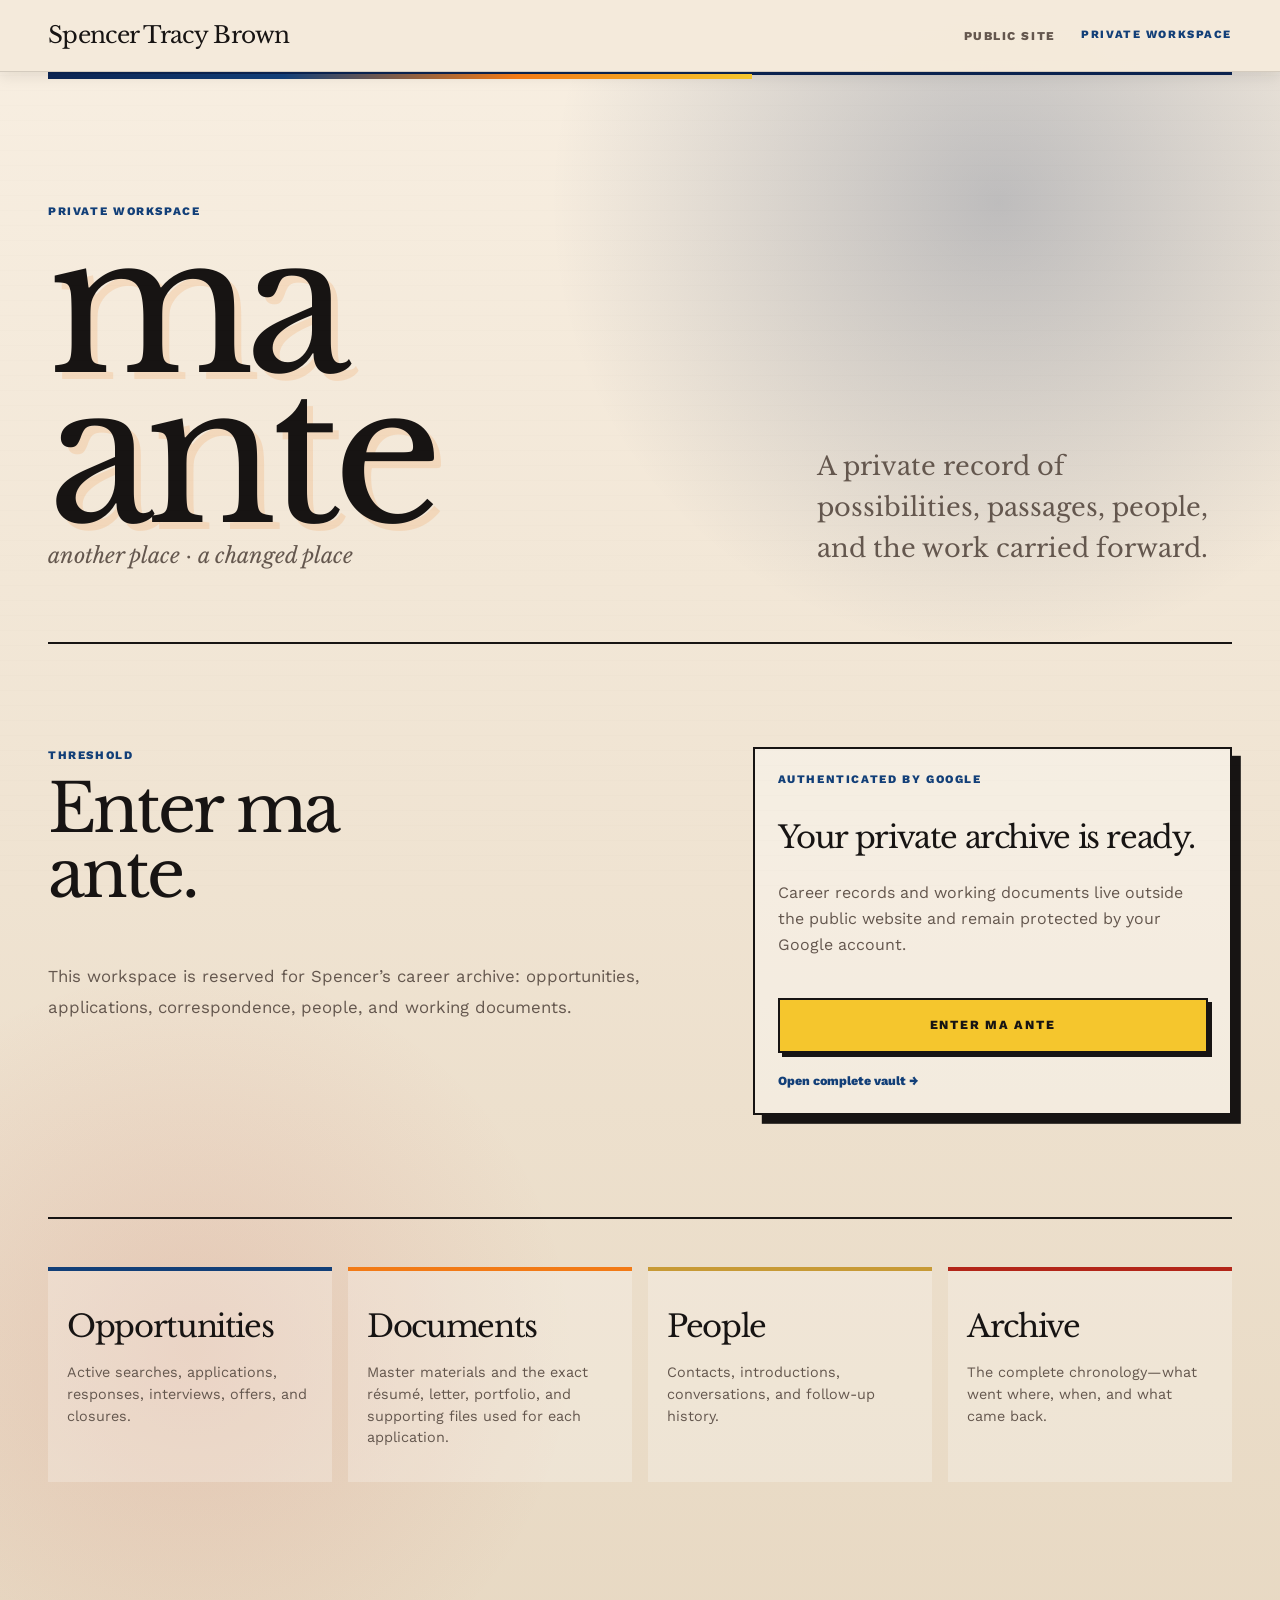
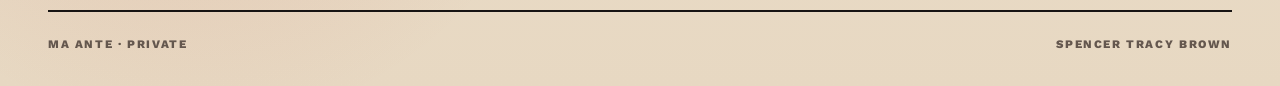
<file: ma-ante/index.html>
<!DOCTYPE html>
<html lang="en">
<head>
<meta charset="UTF-8"><meta name="viewport" content="width=device-width,initial-scale=1">
<title>ma ante — Spencer Tracy Brown</title>
<meta name="robots" content="noindex, nofollow, noarchive">
<link rel="icon" href="../assets/images/favicon.svg" type="image/svg+xml">
<link rel="preconnect" href="https://fonts.googleapis.com"><link rel="preconnect" href="https://fonts.gstatic.com" crossorigin>
<link href="https://fonts.googleapis.com/css2?family=Libre+Baskerville:ital,wght@0,400;0,700;1,400&family=Work+Sans:wght@400;500;600;700;800&display=swap" rel="stylesheet">
<link rel="stylesheet" href="../assets/css/styles.css"><link rel="stylesheet" href="../assets/css/ma-ante.css">
</head>
<body class="ma-ante-page">
<a class="skip-link" href="#main">Skip to content</a>
<header class="masthead">
<a class="wordmark" href="../">Spencer Tracy Brown</a>
<nav class="site-nav" aria-label="ma ante navigation"><a href="../">public site</a><span class="ma-lock">private workspace</span></nav>
</header>
<main id="main" class="ma-shell">
<section class="ma-hero">
<div><p class="overline">private workspace</p><h1>ma ante</h1><p class="ma-translation">another place · a changed place</p></div>
<p class="ma-intro">A private record of possibilities, passages, people, and the work carried forward.</p>
</section>
<section class="ma-gate" aria-labelledby="gate-title">
<div class="ma-gate-copy"><p class="overline">threshold</p><h2 id="gate-title">Enter ma ante.</h2><p>This workspace is reserved for Spencer’s career archive: opportunities, applications, correspondence, people, and working documents.</p></div>
<div class="ma-login ma-access">
<p class="overline">authenticated by Google</p>
<h3>Your private archive is ready.</h3>
<p>Career records and working documents live outside the public website and remain protected by your Google account.</p>
<a class="ma-enter" href="https://docs.google.com/spreadsheets/d/15FQ0w1TSHENbzHpS4yzLDhE9FR8PFIheW8odhhFUJIc/edit" target="_blank" rel="noopener">Enter ma ante</a>
<a class="ma-vault-link" href="https://drive.google.com/drive/folders/1U2XAKp0XHkoAyq7hdmScOp6TQ_qpID7h" target="_blank" rel="noopener">Open complete vault →</a>
</div>
</section>
<section class="ma-preview" aria-label="Workspace structure">
<article><h3><a href="https://docs.google.com/spreadsheets/d/15FQ0w1TSHENbzHpS4yzLDhE9FR8PFIheW8odhhFUJIc/edit#gid=1301989381" target="_blank" rel="noopener">Opportunities</a></h3><p>Active searches, applications, responses, interviews, offers, and closures.</p></article>
<article><h3><a href="https://drive.google.com/drive/folders/1e9n_DTD2OliSjlkzmJRlA9Z0AWOz9snX" target="_blank" rel="noopener">Documents</a></h3><p>Master materials and the exact résumé, letter, portfolio, and supporting files used for each application.</p></article>
<article><h3><a href="https://drive.google.com/drive/folders/15vhs86Ukt7ZgF3YeT-8Jk390GUAqeqrk" target="_blank" rel="noopener">People</a></h3><p>Contacts, introductions, conversations, and follow-up history.</p></article>
<article><h3><a href="https://drive.google.com/drive/folders/1-_1lIn7Hgia72rhKb-ag57j0ZWZWMqLj" target="_blank" rel="noopener">Archive</a></h3><p>The complete chronology—what went where, when, and what came back.</p></article>
</section>
</main>
<footer class="site-footer"><span>ma ante · private</span><span>Spencer Tracy Brown</span></footer>
</body></html>
</file>
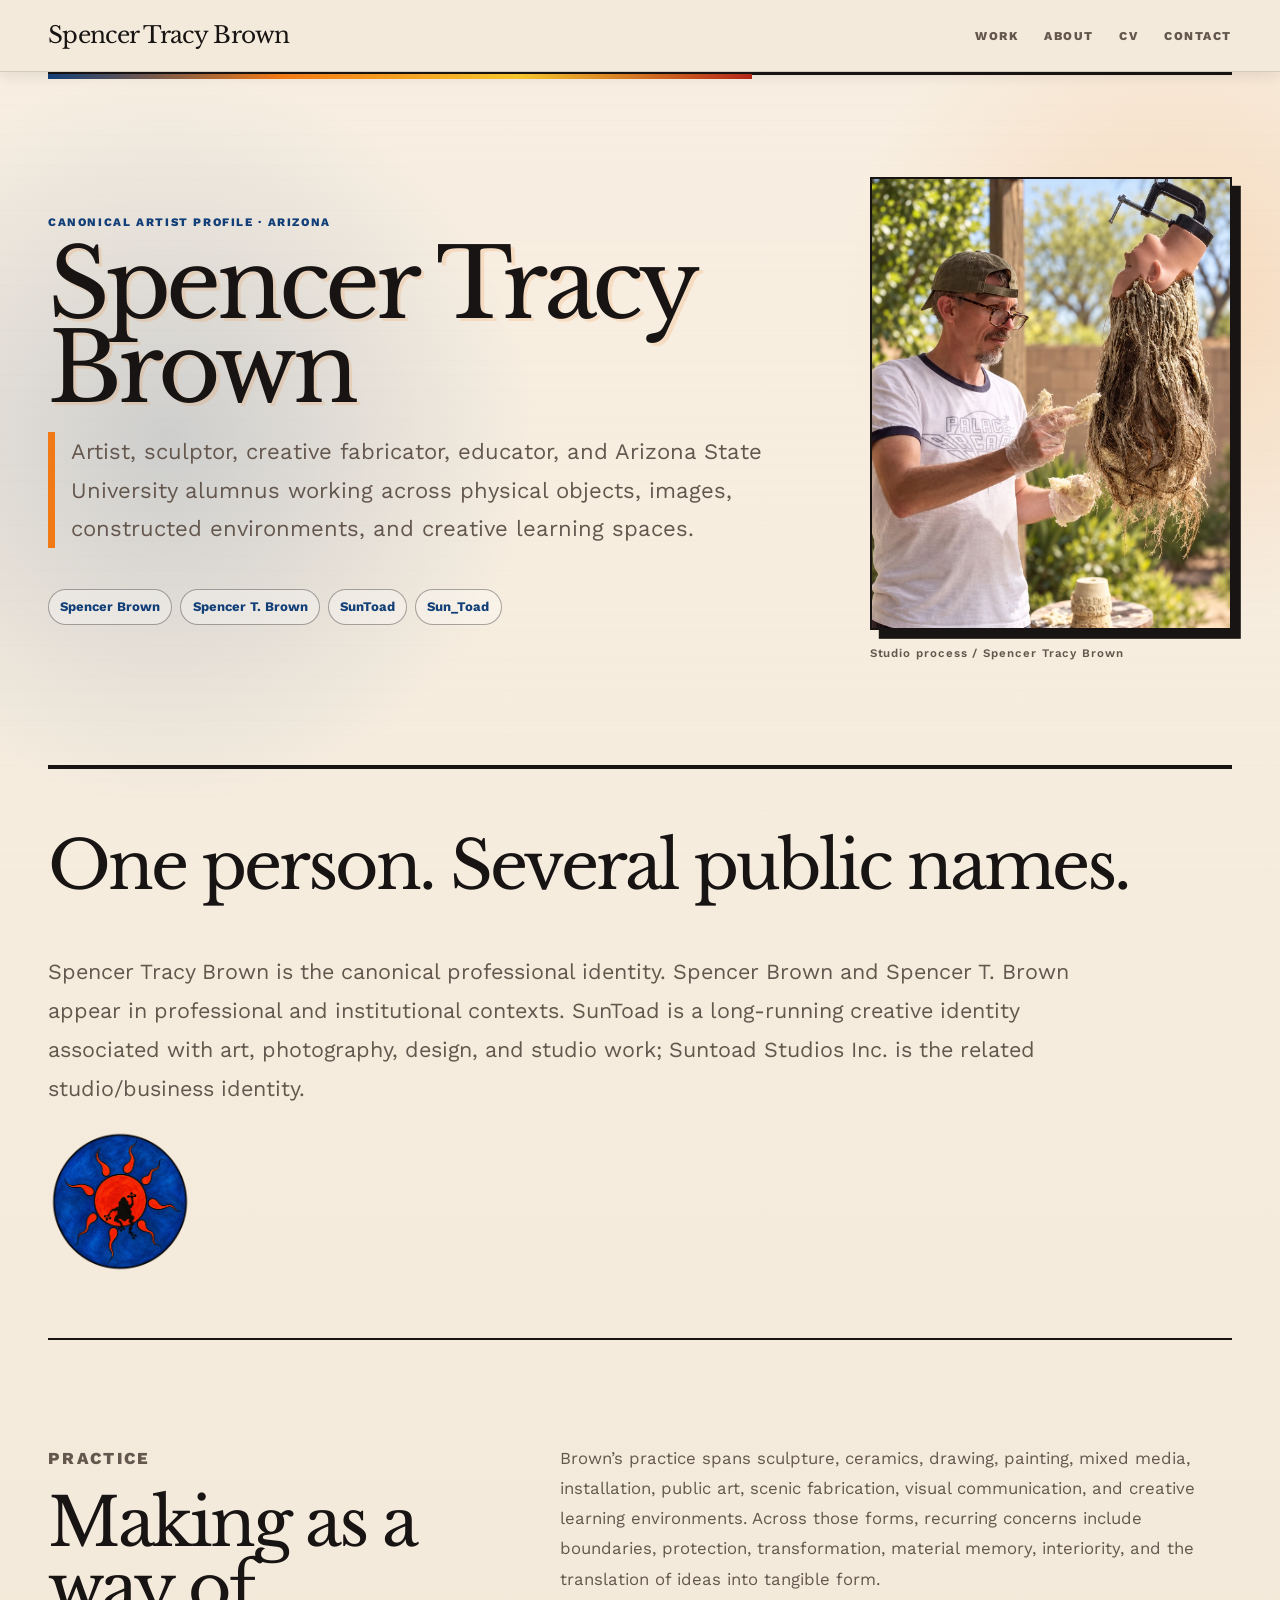
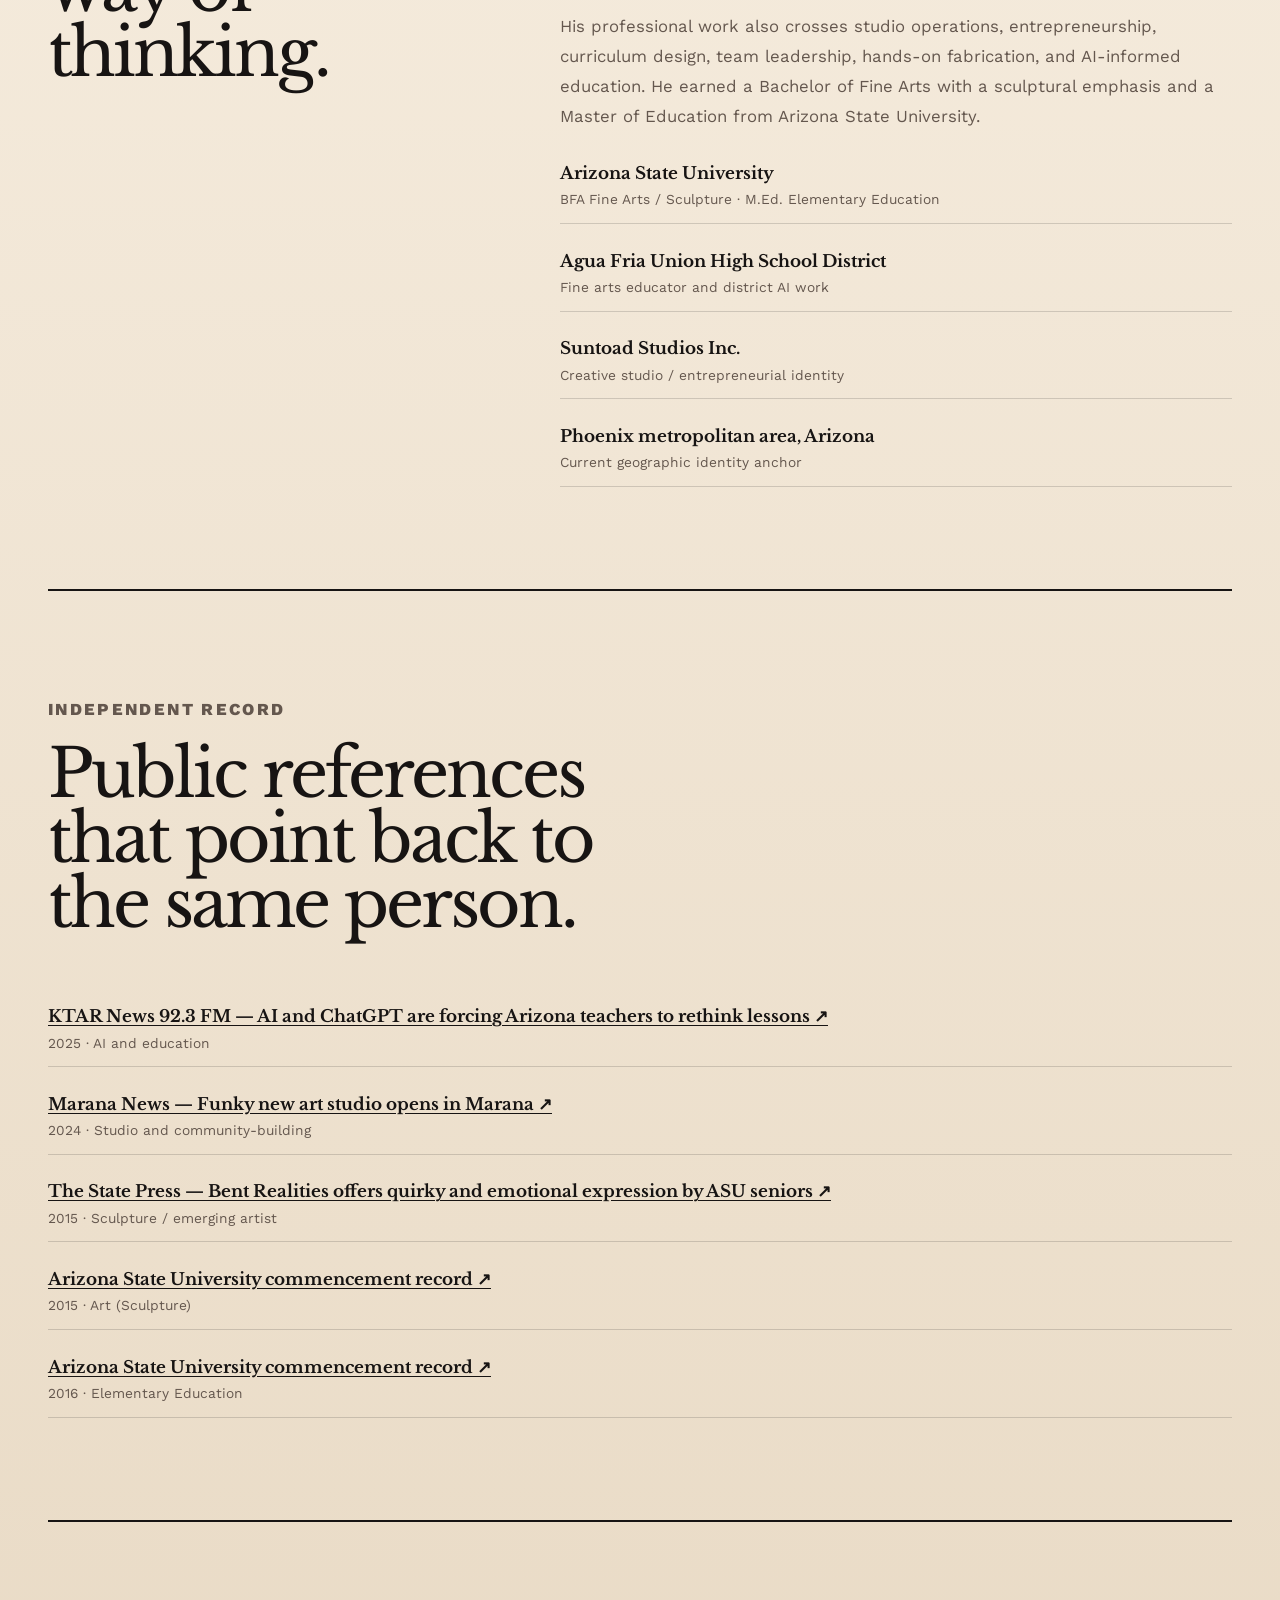
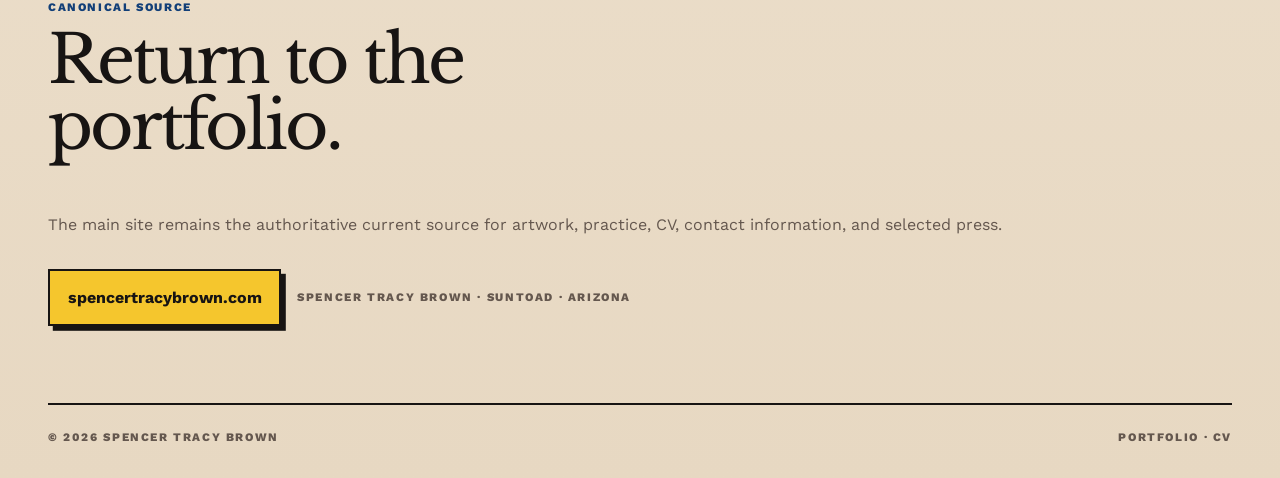
<file: spencer-tracy-brown/index.html>
<!doctype html>
<html lang="en">
<head>
  <meta charset="utf-8" />
  <meta name="viewport" content="width=device-width, initial-scale=1" />
  <title>Spencer Tracy Brown — Arizona Visual Artist, Sculptor & Educator</title>
  <meta name="description" content="Canonical artist profile for Spencer Tracy Brown, also known as Spencer Brown and SunToad: Arizona visual artist, sculptor, creative fabricator, educator, Arizona State University alumnus, and founder of Suntoad Studios." />
  <meta name="author" content="Spencer Tracy Brown" />
  <meta name="robots" content="index, follow, max-image-preview:large, max-snippet:-1, max-video-preview:-1" />
  <link rel="canonical" href="https://spencertracybrown.com/spencer-tracy-brown/" />
  <link rel="me" href="https://www.linkedin.com/in/spencer-brown-23923b296" />

  <meta property="og:type" content="profile" />
  <meta property="og:site_name" content="Spencer Tracy Brown" />
  <meta property="og:url" content="https://spencertracybrown.com/spencer-tracy-brown/" />
  <meta property="og:title" content="Spencer Tracy Brown — Arizona Visual Artist, Sculptor & Educator" />
  <meta property="og:description" content="Canonical identity and artist profile for Spencer Tracy Brown, also known as Spencer Brown and SunToad." />
  <meta property="og:image" content="https://spencertracybrown.com/assets/images/spencer-studio-process.webp" />
  <meta property="og:image:alt" content="Arizona visual artist Spencer Tracy Brown working in a studio environment" />

  <meta name="twitter:card" content="summary_large_image" />
  <meta name="twitter:title" content="Spencer Tracy Brown — Arizona Visual Artist, Sculptor & Educator" />
  <meta name="twitter:description" content="Artist profile for Spencer Tracy Brown: Arizona visual artist, sculptor, creative fabricator, and educator." />
  <meta name="twitter:image" content="https://spencertracybrown.com/assets/images/spencer-studio-process.webp" />
  <meta name="twitter:image:alt" content="Arizona visual artist Spencer Tracy Brown working in a studio environment" />

  <link rel="preconnect" href="https://fonts.googleapis.com" />
  <link rel="preconnect" href="https://fonts.gstatic.com" crossorigin />
  <link href="https://fonts.googleapis.com/css2?family=Libre+Baskerville:wght@400;700&family=Work+Sans:wght@400;500;600;700&display=swap" rel="stylesheet" />
  <link rel="stylesheet" href="../assets/css/styles.css" />
  <style>
    .profile-hero{display:grid;grid-template-columns:minmax(0,1.15fr) minmax(260px,.55fr);gap:clamp(2rem,5vw,5rem);align-items:center;padding:clamp(4rem,8vw,7rem) 0;border-bottom:2px solid var(--ink)}
    .profile-hero h1{max-width:12ch;font-size:clamp(3.4rem,7.5vw,7rem)}
    .profile-photo{margin:0}.profile-photo .art-frame{aspect-ratio:4/5}.profile-photo img{width:100%;height:100%;object-fit:cover}
    .profile-grid{display:grid;grid-template-columns:minmax(0,.8fr) minmax(0,1.2fr);gap:clamp(2rem,5vw,5rem);padding:clamp(4rem,8vw,7rem) 0;border-bottom:2px solid var(--ink)}
    .profile-grid p,.profile-records p{color:var(--muted);font-size:1.05rem;line-height:1.8}
    .profile-list{list-style:none;padding:0;margin:0;display:grid;gap:.75rem}.profile-list li{padding:.8rem 0;border-bottom:1px solid var(--line)}
    .profile-list strong{display:block;font-family:var(--serif);font-size:1.05rem}.profile-list span{display:block;color:var(--muted);font-size:.86rem;margin-top:.2rem}
    .profile-records{padding:clamp(4rem,8vw,7rem) 0}.profile-records h2{max-width:13ch}.profile-records a{font-weight:700}
    .profile-alias{display:inline-flex;gap:.5rem;flex-wrap:wrap;margin-top:1.2rem}.profile-alias span{border:1px solid var(--line-strong);border-radius:999px;padding:.45rem .7rem;color:var(--cobalt);background:rgba(255,255,255,.3);font-size:.82rem;font-weight:700}
    .suntoad-mark{width:min(9rem,32vw);height:auto;margin-top:1.35rem}
    @media(max-width:900px){.profile-hero,.profile-grid{grid-template-columns:1fr}.profile-photo{max-width:24rem}}
  </style>
  <script type="application/ld+json">
  {
    "@context": "https://schema.org",
    "@type": "ProfilePage",
    "@id": "https://spencertracybrown.com/spencer-tracy-brown/#profile",
    "url": "https://spencertracybrown.com/spencer-tracy-brown/",
    "name": "Spencer Tracy Brown — Arizona Visual Artist, Sculptor & Educator",
    "dateModified": "2026-09-07T18:15:00-07:00",
    "primaryImageOfPage": {"@id":"https://spencertracybrown.com/#portrait"},
    "mainEntity": {
      "@type": "Person",
      "@id": "https://spencertracybrown.com/#person",
      "name": "Spencer Tracy Brown",
      "givenName": "Spencer",
      "additionalName": "Tracy",
      "familyName": "Brown",
      "alternateName": ["Spencer Brown", "Spencer T. Brown", "SunToad", "Sun_Toad"],
      "disambiguatingDescription": "Arizona visual artist, sculptor, creative fabricator, educator, and founder of Suntoad Studios.",
      "url": "https://spencertracybrown.com/",
      "mainEntityOfPage": {"@id":"https://spencertracybrown.com/spencer-tracy-brown/#profile"},
      "sameAs": ["https://www.linkedin.com/in/spencer-brown-23923b296"],
      "image": {
        "@type": "ImageObject",
        "@id": "https://spencertracybrown.com/#portrait",
        "contentUrl": "https://spencertracybrown.com/assets/images/spencer-studio-process.webp",
        "url": "https://spencertracybrown.com/assets/images/spencer-studio-process.webp",
        "name": "Spencer Tracy Brown — Arizona visual artist",
        "caption": "Spencer Tracy Brown, Arizona visual artist, sculptor, creative fabricator, and educator, working in a studio environment.",
        "creator": {"@id":"https://spencertracybrown.com/#person"},
        "representativeOfPage": true
      },
      "jobTitle": "Visual Artist, Sculptor, Creative Fabricator, and Educator",
      "hasOccupation": [
        {"@type":"Occupation","name":"Visual Artist"},
        {"@type":"Occupation","name":"Sculptor"},
        {"@type":"Occupation","name":"Creative Fabricator"},
        {"@type":"Occupation","name":"Arts Educator"}
      ],
      "description": "Arizona-based visual artist, sculptor, creative fabricator, educator, and Arizona State University alumnus also known by the creative alias SunToad.",
      "homeLocation": {"@type":"Place","name":"Phoenix metropolitan area, Arizona"},
      "worksFor": {"@type":"Organization","name":"Agua Fria Union High School District","url":"https://www.aguafria.org/"},
      "alumniOf": {"@type":"CollegeOrUniversity","name":"Arizona State University","url":"https://www.asu.edu/"},
      "affiliation": {"@type":"Organization","name":"Suntoad Studios Inc."},
      "knowsAbout": ["Sculpture","Ceramics","Mixed Media","Installation Art","Public Art","Creative Fabrication","Scenic Fabrication","Visual Communication","Creative Leadership","Arts Education","Artificial Intelligence in Education"],
      "subjectOf": [
        {"@type":"NewsArticle","url":"https://ktar.com/arizona-education/ai-teachers-chatgpt-lessons","headline":"AI and ChatGPT are forcing Arizona teachers to rethink lessons"},
        {"@type":"NewsArticle","url":"https://www.tucsonlocalmedia.com/marana/news/funky-new-art-studio-opens-in-marana/article_97ed7798-42ff-11ef-9702-1fb1676f9e1c.html","headline":"Funky new art studio opens in Marana"},
        {"@type":"NewsArticle","url":"https://www.statepress.com/article/2015/02/bent-realities-offers-quirky-and-emotional-expression-by-asu-seniors","headline":"Bent Realities offers quirky and emotional expression by ASU seniors"}
      ]
    }
  }
  </script>
</head>
<body>
  <a class="skip-link" href="#main">Skip to content</a>
  <header class="masthead" aria-label="Profile page header">
    <a class="wordmark" href="../">Spencer Tracy Brown</a>
    <nav class="site-nav" aria-label="Profile navigation">
      <a href="../#work">Work</a>
      <a href="../#about">About</a>
      <a href="../assets/docs/Spencer-Tracy-Brown-CV.pdf" target="_blank" rel="noopener">CV</a>
      <a href="../#contact">Contact</a>
    </nav>
  </header>

  <main id="main">
    <section class="profile-hero" aria-labelledby="profile-title">
      <div>
        <p class="overline">Canonical artist profile · Arizona</p>
        <h1 id="profile-title">Spencer Tracy Brown</h1>
        <p class="deck">Artist, sculptor, creative fabricator, educator, and Arizona State University alumnus working across physical objects, images, constructed environments, and creative learning spaces.</p>
        <div class="profile-alias" aria-label="Professional names and aliases">
          <span>Spencer Brown</span><span>Spencer T. Brown</span><span>SunToad</span><span>Sun_Toad</span>
        </div>
      </div>
      <figure class="profile-photo">
        <div class="art-frame"><img src="../assets/images/spencer-studio-process.webp" alt="Spencer Tracy Brown, Arizona visual artist, working in a studio environment" width="900" height="1125" fetchpriority="high" decoding="async" /></div>
        <figcaption>Studio process / Spencer Tracy Brown</figcaption>
      </figure>
    </section>

    <section class="intro-band" aria-label="Identity summary">
      <div><h2>One person. Several public names.</h2>
      <p>Spencer Tracy Brown is the canonical professional identity. Spencer Brown and Spencer T. Brown appear in professional and institutional contexts. SunToad is a long-running creative identity associated with art, photography, design, and studio work; Suntoad Studios Inc. is the related studio/business identity.</p>
      <img class="suntoad-mark" src="../assets/images/SunToad-transbkgrd.webp" alt="SunToad creative mark associated with Spencer Tracy Brown" width="600" height="600" loading="lazy" decoding="async" /></div>
    </section>

    <section class="profile-grid" aria-labelledby="practice-heading">
      <div>
        <p class="overline">Practice</p>
        <h2 id="practice-heading">Making as a way of thinking.</h2>
      </div>
      <div>
        <p>Brown’s practice spans sculpture, ceramics, drawing, painting, mixed media, installation, public art, scenic fabrication, visual communication, and creative learning environments. Across those forms, recurring concerns include boundaries, protection, transformation, material memory, interiority, and the translation of ideas into tangible form.</p>
        <p>His professional work also crosses studio operations, entrepreneurship, curriculum design, team leadership, hands-on fabrication, and AI-informed education. He earned a Bachelor of Fine Arts with a sculptural emphasis and a Master of Education from Arizona State University.</p>
        <ul class="profile-list" aria-label="Identity anchors">
          <li><strong>Arizona State University</strong><span>BFA Fine Arts / Sculpture · M.Ed. Elementary Education</span></li>
          <li><strong>Agua Fria Union High School District</strong><span>Fine arts educator and district AI work</span></li>
          <li><strong>Suntoad Studios Inc.</strong><span>Creative studio / entrepreneurial identity</span></li>
          <li><strong>Phoenix metropolitan area, Arizona</strong><span>Current geographic identity anchor</span></li>
        </ul>
      </div>
    </section>

    <section class="profile-records" aria-labelledby="records-heading">
      <p class="overline">Independent record</p>
      <h2 id="records-heading">Public references that point back to the same person.</h2>
      <ul class="profile-list">
        <li><strong><a href="https://ktar.com/arizona-education/ai-teachers-chatgpt-lessons" target="_blank" rel="noopener">KTAR News 92.3 FM — AI and ChatGPT are forcing Arizona teachers to rethink lessons ↗</a></strong><span>2025 · AI and education</span></li>
        <li><strong><a href="https://www.tucsonlocalmedia.com/marana/news/funky-new-art-studio-opens-in-marana/article_97ed7798-42ff-11ef-9702-1fb1676f9e1c.html" target="_blank" rel="noopener">Marana News — Funky new art studio opens in Marana ↗</a></strong><span>2024 · Studio and community-building</span></li>
        <li><strong><a href="https://www.statepress.com/article/2015/02/bent-realities-offers-quirky-and-emotional-expression-by-asu-seniors" target="_blank" rel="noopener">The State Press — Bent Realities offers quirky and emotional expression by ASU seniors ↗</a></strong><span>2015 · Sculpture / emerging artist</span></li>
        <li><strong><a href="https://graduation.asu.edu/sites/g/files/litvpz3431/files/asu-spring2015-final-091615.pdf" target="_blank" rel="noopener">Arizona State University commencement record ↗</a></strong><span>2015 · Art (Sculpture)</span></li>
        <li><strong><a href="https://graduation.asu.edu/sites/default/files/asu_fall_2016_allpageconvbookweb_edited_10.7.20.pdf" target="_blank" rel="noopener">Arizona State University commencement record ↗</a></strong><span>2016 · Elementary Education</span></li>
      </ul>
    </section>

    <section class="contact-section" aria-labelledby="profile-contact">
      <p class="overline">Canonical source</p>
      <h2 id="profile-contact">Return to the portfolio.</h2>
      <p class="contact-copy">The main site remains the authoritative current source for artwork, practice, CV, contact information, and selected press.</p>
      <div class="contact-row"><a href="../">spencertracybrown.com</a><span>Spencer Tracy Brown · SunToad · Arizona</span></div>
    </section>
  </main>

  <footer class="site-footer">
    <span>© 2026 Spencer Tracy Brown</span>
    <span><a href="../">Portfolio</a> · <a href="../assets/docs/Spencer-Tracy-Brown-CV.pdf">CV</a></span>
  </footer>
</body>
</html>
</file>
<file: assets/css/styles.css>
:root{
  --paper:#f4eadb;--paper-warm:#e7d8c2;--ink:#171413;--muted:#64574e;
  --cobalt:#123f78;--ultra:#0b2452;--cadmium:#f27a16;--solar:#f5c62d;--red:#b32619;
  --rust:#7b432f;--gold:#c79a36;--line:rgba(23,20,19,.16);--line-strong:rgba(23,20,19,.36);
  --max:1240px;--gutter:clamp(1rem,4vw,3rem);--serif:"Libre Baskerville",Georgia,serif;--sans:"Work Sans",system-ui,sans-serif;
}
*{box-sizing:border-box}
html{scroll-behavior:smooth}
body{margin:0;min-height:100vh;color:var(--ink);font-family:var(--sans);line-height:1.5;background:radial-gradient(circle at 13% 12%,rgba(18,63,120,.18),transparent 23rem),radial-gradient(circle at 92% 8%,rgba(242,122,22,.18),transparent 21rem),linear-gradient(180deg,#f8efe2 0%,var(--paper) 42%,var(--paper-warm) 100%)}
body:before{content:"";position:fixed;inset:0;pointer-events:none;opacity:.18;background-image:linear-gradient(rgba(23,20,19,.04) 1px,transparent 1px);background-size:100% 15px}
img{max-width:100%;display:block}
a{color:inherit;text-underline-offset:.18em}
.skip-link{position:absolute;left:1rem;top:1rem;transform:translateY(-200%);background:var(--ink);color:var(--paper);padding:.65rem .9rem;z-index:100}
.skip-link:focus{transform:translateY(0)}
a:focus-visible{outline:3px solid var(--cobalt);outline-offset:4px}.contact-row a:focus-visible{outline-color:var(--red)}

.masthead{width:min(var(--max),calc(100% - var(--gutter)*2));margin:0 auto;padding:1.15rem 0;display:flex;align-items:center;justify-content:space-between;gap:1.25rem;border-bottom:3px solid var(--ink);position:sticky;top:0;z-index:50;background:transparent;isolation:isolate}
.masthead:before{content:"";position:absolute;z-index:-1;top:0;bottom:0;left:50%;width:100vw;transform:translateX(-50%);background:rgba(244,234,219,.985);border-bottom:1px solid rgba(23,20,19,.14);box-shadow:0 .35rem .8rem rgba(23,20,19,.08)}
.masthead:after{content:"";position:absolute;left:0;bottom:-7px;width:min(44rem,72vw);height:5px;background:linear-gradient(90deg,var(--cobalt),var(--cadmium),var(--solar),var(--red))}
.wordmark{font-family:var(--serif);font-size:clamp(1.08rem,2vw,1.45rem);text-decoration:none;letter-spacing:-.03em}
.site-nav{display:flex;gap:clamp(.75rem,2vw,1.6rem);flex-wrap:wrap;justify-content:flex-end}
.site-nav a{text-decoration:none;color:var(--muted);font-size:.75rem;text-transform:uppercase;letter-spacing:.13em;font-weight:800}
.site-nav a:hover,.site-nav a:focus-visible{color:var(--cobalt)}
#top,#work,#statement,#about,#practice,#contact{scroll-margin-top:7rem}

main,.site-footer{width:min(var(--max),calc(100% - var(--gutter)*2));margin:0 auto}
.cover{min-height:calc(100vh - 86px);display:grid;grid-template-columns:minmax(0,.92fr) minmax(320px,.82fr);align-items:center;gap:clamp(2rem,5vw,5rem);padding:clamp(3rem,7vw,7rem) 0}
.cover-copy{max-width:790px}
.overline,figcaption,.site-footer,dt,.contact-row span{color:var(--muted);font-size:.72rem;font-weight:800;text-transform:uppercase;letter-spacing:.14em}
.overline{color:var(--cobalt)}
h1,h2,h3,p{margin-top:0}
h1,h2,h3{font-family:var(--serif);font-weight:400;letter-spacing:-.045em}
h1{margin-bottom:1.25rem;max-width:10.8ch;font-size:clamp(4rem,10vw,10rem);line-height:.88;text-shadow:.035em .035em 0 rgba(242,122,22,.15)}
.boundary-mark-heading{max-width:none;margin:0 0 1.25rem;font-size:0;line-height:1;text-shadow:none}
.boundary-mark-heading img{width:min(100%,47rem);height:auto;object-fit:contain;object-position:left center}
h2{font-size:clamp(2.4rem,5.2vw,5.4rem);line-height:.98}
.deck{max-width:50rem;color:var(--muted);font-size:clamp(1.08rem,1.8vw,1.38rem);line-height:1.75;border-left:.45rem solid var(--cadmium);padding-left:1rem}

.art-figure{margin:0}
.art-frame{position:relative;overflow:hidden;border:2px solid var(--ink);box-shadow:.55rem .55rem 0 var(--ink);background:#e8dfd3}
.art-frame img{width:100%;height:100%;object-fit:cover}
.hero-art .art-frame{aspect-ratio:3/4;min-height:clamp(29rem,68vh,43rem)}
.hero-art img{object-position:center center}
.work-art .art-frame{aspect-ratio:3/4}
.mixed-art .art-frame{aspect-ratio:5/6}
.about-art .art-frame{aspect-ratio:3/4}
figcaption{margin-top:.95rem;text-transform:none;font-weight:600;letter-spacing:.08em}

.intro-band{display:block;padding:clamp(2rem,5vw,4rem) 0;border-top:2px solid var(--ink);border-bottom:2px solid var(--ink)}
.intro-number,.work-index{display:none}
.intro-band p,.section-head p,.statement-copy p,.about-copy p,.work-meta p,.practice-card p,.contact-copy{color:var(--muted)}
.intro-band p{max-width:68rem;font-size:clamp(1.05rem,1.7vw,1.35rem);line-height:1.8}

.section{padding:clamp(4rem,8vw,8rem) 0}
.section-head{max-width:820px;margin-bottom:clamp(2rem,5vw,4rem)}
.work-grid{display:grid;grid-template-columns:repeat(4,minmax(0,1fr));column-gap:clamp(2.4rem,4vw,3.5rem);row-gap:clamp(3.75rem,6vw,5.5rem)}
.work-card{grid-column:span 2;border-top:2px solid var(--ink);padding-top:.85rem}
.work-card:not(.large-card){grid-column:span 4;width:min(100%,52rem);justify-self:center}
.large-card{grid-column:span 4;display:grid;grid-template-columns:minmax(280px,.9fr) minmax(0,1.1fr);gap:clamp(1.5rem,4vw,3.5rem);align-items:center}
.work-meta{padding-top:1.1rem}
@media(min-width:901px){.work-card:not(.large-card) .work-meta{padding-top:clamp(1.5rem,2.4vw,2rem)}}
.work-meta h3,.practice-card h3{margin-bottom:.7rem;font-size:clamp(1.85rem,3vw,3rem);line-height:1.02}
dl{display:grid;gap:.7rem;margin:1.4rem 0 0}
dl div{border-top:1px solid var(--line);padding-top:.7rem}
dt{margin-bottom:.2rem;color:var(--cobalt)}dd{margin:0}

.statement-panel{display:grid;grid-template-columns:minmax(0,.76fr) minmax(0,1.24fr);gap:clamp(2rem,5vw,5rem);padding:clamp(3rem,6vw,6rem) 0;border-top:2px solid var(--ink);border-bottom:2px solid var(--ink)}
.statement-copy p{font-size:clamp(1.05rem,1.55vw,1.28rem);line-height:1.85}.statement-copy p+p{margin-top:1.35rem}

.about-section{display:grid;grid-template-columns:minmax(280px,.72fr) minmax(0,1.28fr);gap:clamp(2rem,5vw,5rem);align-items:start}
.about-copy{min-width:0;display:grid;grid-template-columns:minmax(0,1fr) clamp(8rem,12vw,10rem);column-gap:clamp(1rem,2vw,1.5rem);align-items:start}
.about-copy>.overline{grid-column:1/-1;grid-row:1}
.about-copy>h2{grid-column:1/-1;grid-row:2;max-width:13ch;margin-bottom:1.35rem;font-size:clamp(2.7rem,4.5vw,4.8rem)}
.about-copy>p:nth-of-type(2){grid-column:1;grid-row:3}
.about-copy>p:nth-of-type(3){grid-column:1;grid-row:4}
.about-copy>p:nth-of-type(4){grid-column:1;grid-row:5}
.about-copy p{max-width:720px;font-size:1.05rem;line-height:1.8}
.about-photo-stack{grid-column:2;grid-row:3 / span 3;display:grid;gap:1.15rem;width:100%;align-self:start}.about-photo-stack figure{margin:0}.about-photo-stack img{width:100%;height:auto;aspect-ratio:4/5;object-fit:cover;border:2px solid var(--ink);box-shadow:.4rem .4rem 0 var(--ink)}
.cv-actions{grid-column:1/-1;grid-row:6;margin:1.4rem 0 0}
.cv-link{display:inline-flex;align-items:center;padding:.95rem 1.15rem;border:2px solid var(--ink);background:rgba(255,255,255,.36);box-shadow:.3rem .3rem 0 var(--ink);text-decoration:none;text-transform:uppercase;letter-spacing:.12em;font-size:.78rem;font-weight:800}
.cv-link:hover,.cv-link:focus-visible{background:var(--cobalt);color:#fff}
.tag-list{grid-column:1/-1;grid-row:7;list-style:none;padding:0;margin:1.35rem 0 0;display:flex;gap:.6rem;flex-wrap:wrap}
.tag-list li{padding:.45rem .68rem;border:1px solid var(--line-strong);border-radius:999px;color:var(--cobalt);background:rgba(255,255,255,.34);font-size:.82rem;font-weight:700}

.practice-section{border-top:2px solid var(--ink)}
.practice-grid{display:grid;grid-template-columns:repeat(3,minmax(0,1fr));gap:1.25rem}
.practice-card{padding:1.35rem;border-top:4px solid var(--ink);background:rgba(255,255,255,.28)}
.practice-card:nth-child(1){border-color:var(--cobalt)}.practice-card:nth-child(2){border-color:var(--cadmium)}.practice-card:nth-child(3){border-color:var(--gold)}
.credential-strip{display:grid;grid-template-columns:minmax(180px,.72fr) repeat(3,minmax(0,1fr));grid-template-rows:auto auto;gap:0 clamp(.7rem,1.4vw,1.15rem);margin-top:2.5rem;align-items:end}
.credential-strip::before{content:"";grid-column:1;grid-row:1;width:100%;aspect-ratio:4/5;background:url("../images/Spence&Mary.jpeg") center/cover no-repeat;border:1px solid var(--line-strong)}
.credential-strip::after{content:"With Mary Neubauer, ASU Professor Emerita of Sculpture and longtime Art Foundry director\A Part of the sculptural lineage that shaped my material and interdisciplinary practice—and expanded my sense of what sculpture could become.";white-space:pre-line;grid-column:1;grid-row:2;margin-top:.8rem;color:var(--muted);font-family:var(--serif);font-size:clamp(.72rem,.9vw,.84rem);line-height:1.55;letter-spacing:-.012em}
.credential-strip div{grid-row:1;align-self:end;padding:1rem;border-top:1px solid var(--line-strong);border-bottom:1px solid var(--line-strong);border-right:1px solid var(--line)}
.credential-strip div:last-child{border-right:0}
.credential-strip strong,.credential-strip span{display:block}.credential-strip strong{font-family:var(--serif);font-size:1.5rem}.credential-strip span{margin-top:.25rem;color:var(--muted);font-size:.84rem}

.contact-section{padding:clamp(3rem,6vw,6rem) 0;border-top:2px solid var(--ink)}
.contact-section h2{max-width:12ch}
.contact-row{display:flex;gap:1rem;align-items:center;flex-wrap:wrap;margin-top:2rem}
.contact-row a{display:inline-flex;padding:.9rem 1.1rem;border:2px solid var(--ink);text-decoration:none;background:var(--solar);box-shadow:.3rem .3rem 0 var(--ink);font-weight:700}
.contact-row a[href^="mailto:"]{--contact-mark-size:clamp(4rem,5vw,4.8rem);position:relative;margin-left:calc(var(--contact-mark-size) + .85rem)}
.contact-row a[href^="mailto:"]::before{content:"";position:absolute;right:calc(100% + .85rem);top:50%;width:var(--contact-mark-size);height:var(--contact-mark-size);transform:translateY(-50%);background:url("../images/SunToad-transbkgrd.webp") center/contain no-repeat;cursor:pointer}
.contact-row a:hover{background:var(--cadmium);color:#fff}
.site-footer{display:flex;justify-content:space-between;gap:1rem;flex-wrap:wrap;padding:1.5rem 0 2rem;border-top:2px solid var(--ink)}
.site-footer a{text-decoration:none}.site-footer a:hover,.site-footer a:focus-visible{color:var(--cobalt)}

.error-page{min-height:75vh;display:grid;align-content:center;max-width:860px;padding:clamp(4rem,10vw,8rem) 0}
.error-page p{max-width:54ch;color:var(--muted);font-size:1.1rem}.error-page a{font-weight:800;color:var(--cobalt)}

@media(max-width:900px){
  .masthead{align-items:flex-start;flex-direction:column}.site-nav{justify-content:flex-start}
  #top,#work,#statement,#about,#practice,#contact{scroll-margin-top:10rem}
  .cover,.large-card,.statement-panel,.about-section,.practice-grid{grid-template-columns:1fr}
  .work-grid{grid-template-columns:1fr;gap:clamp(1.2rem,2.2vw,1.7rem)}.work-card,.large-card{grid-column:auto}
  h1{max-width:none;font-size:clamp(4rem,18vw,7rem)}
  .boundary-mark-heading{font-size:0}
  .boundary-mark-heading img{width:min(100%,42rem)}
  .hero-art .art-frame{min-height:24rem}
  .about-copy{grid-template-columns:1fr}
  .about-copy>.overline{grid-column:1;grid-row:1}
  .about-copy>h2{grid-column:1;grid-row:2;max-width:none;font-size:clamp(2.6rem,10vw,4.2rem)}
  .about-photo-stack{grid-column:1;grid-row:3;width:min(10rem,42vw);margin:0 0 1.35rem 0}
  .about-copy>p:nth-of-type(2){grid-column:1;grid-row:4}
  .about-copy>p:nth-of-type(3){grid-column:1;grid-row:5}
  .about-copy>p:nth-of-type(4){grid-column:1;grid-row:6}
  .cv-actions{grid-column:1;grid-row:7}
  .tag-list{grid-column:1;grid-row:8}
  .credential-strip{grid-template-columns:minmax(150px,.8fr) repeat(3,minmax(0,1fr));gap:0 .55rem}
  .credential-strip::after{font-size:.72rem}
}
@media(max-width:700px){
  .credential-strip{grid-template-columns:1fr;margin-top:2rem;gap:0}
  .credential-strip::before{grid-column:1;grid-row:1;width:min(15rem,72vw);justify-self:start}
  .credential-strip::after{grid-column:1;grid-row:2;max-width:32rem;margin:1rem 0 1.5rem;font-size:.8rem}
  .credential-strip div{grid-column:1;grid-row:auto;border-right:0;border-bottom:0}
  .credential-strip div:last-child{border-bottom:1px solid var(--line-strong)}
}
@media(max-width:560px){:root{--gutter:.85rem}.site-nav a{font-size:.7rem}.cover{padding-top:2.2rem}h1{font-size:clamp(3.4rem,20vw,5.6rem)}.boundary-mark-heading{font-size:0}.boundary-mark-heading img{width:100%}}
@media(prefers-reduced-motion:reduce){html{scroll-behavior:auto}*,*:before,*:after{animation-duration:.01ms!important;animation-iteration-count:1!important;transition-duration:.01ms!important}}

/* Place grammar — the site as movement through lived terrain. */
.place-grammar{display:grid;grid-template-columns:auto minmax(2rem,1fr) auto minmax(2rem,1fr) auto;align-items:center;gap:clamp(.65rem,1.8vw,1.5rem);padding:clamp(1rem,2vw,1.45rem) 0 .35rem;border-bottom:1px solid var(--line);font-family:var(--sans);text-transform:lowercase}
.place-state{display:grid;gap:.12rem;text-decoration:none;color:var(--ink)}
.place-state strong{font-family:var(--serif);font-size:clamp(.84rem,1.15vw,1rem);font-weight:400;letter-spacing:.02em}
.place-state em{color:var(--muted);font-size:.58rem;font-style:normal;font-weight:700;letter-spacing:.16em;text-transform:uppercase}
.place-state-now strong{font-style:italic}.place-state-now em{color:var(--cobalt)}
.place-line{height:1px;background:var(--line-strong);position:relative}
.place-line::after{content:"";position:absolute;right:0;top:50%;width:.28rem;height:.28rem;border-top:1px solid var(--line-strong);border-right:1px solid var(--line-strong);transform:translateY(-50%) rotate(45deg)}
.place-state-ante{transition:transform .18s ease,color .18s ease}.place-state-ante:hover,.place-state-ante:focus-visible{color:var(--cobalt);transform:translateX(.18rem)}
@media(max-width:560px){.place-grammar{grid-template-columns:auto 1fr auto 1fr auto;gap:.5rem}.place-state strong{font-size:.78rem}.place-state em{font-size:.5rem;letter-spacing:.1em}}

/* Mobile About portraits: two chapters of one creative practice, side by side. */
@media (max-width: 700px) {
  .about-photo-stack {
    display: grid;
    grid-template-columns: repeat(2, minmax(0, 1fr));
    gap: 1rem;
    width: min(100%, 26rem);
    margin-bottom: 1.35rem;
  }
  .about-photo-stack figure { min-width: 0; }
  .about-photo-stack img {
    display: block;
    width: 100%;
    aspect-ratio: 4 / 5;
    object-fit: cover;
  }
}
</file>
<file: assets/css/enhancements.css>
@import url("enhancements-base.css");

.artwork-caption {
  display: grid;
  gap: .28rem;
  margin-top: .8rem;
}

.artwork-title {
  display: block;
  color: var(--ink, #171413);
  font-family: var(--serif, Georgia, serif);
  font-size: 1rem;
  font-style: italic;
  font-weight: 400;
  letter-spacing: 0;
  text-transform: none;
}

.artwork-description {
  display: block;
  max-width: 46ch;
  color: var(--muted, #64574e);
  font-family: var(--sans, system-ui, sans-serif);
  font-size: .76rem;
  font-weight: 500;
  line-height: 1.5;
  letter-spacing: .02em;
  text-transform: none;
}

/* Luminous Threads is a shallow mixed-media relief.
   Show its original photograph in full without the site's additional frame. */
.cv-archive-art .art-frame {
  aspect-ratio: auto;
  min-height: 0;
  overflow: visible;
  border: 0;
  box-shadow: none;
  background: transparent;
}
.cv-archive-art .art-frame img {
  display: block;
  width: 100%;
  height: auto;
  object-fit: contain;
  object-position: center center;
}

/* Leave the archival photo intact and give it room, especially on phones. */
.cv-archive-art {
  width: min(100%, 29rem);
  margin-top: clamp(2.6rem, 4vw, 3.75rem);
  margin-bottom: clamp(1.4rem, 2.5vw, 2rem);
}

/* Sculpture & Installation: secondary autobiographical work beneath the lead metadata. */
.sculpture-supporting-art {
  width: min(72%, 22rem);
  margin: clamp(1.7rem, 2.6vw, 2.3rem) 0 0;
}

.sculpture-supporting-art .art-frame {
  aspect-ratio: 3 / 4;
  box-shadow: .42rem .42rem 0 rgba(23,20,19,.18);
}

.sculpture-supporting-art img {
  width: 100%;
  height: 100%;
  object-fit: cover;
}

/* Ceramics & Material Studies: stable semantic layout. */
.ceramics-supporting-art {
  position: static !important;
  inset: auto !important;
  float: none !important;
  clear: both;
  width: min(84%, 24rem);
  margin: clamp(1.4rem, 2.2vw, 2rem) 0 0;
}

.ceramics-supporting-art .art-frame {
  aspect-ratio: 4 / 5;
  box-shadow: .42rem .42rem 0 rgba(23,20,19,.18);
}

.ceramics-supporting-art img {
  display: block;
  width: 100%;
  height: 100%;
  object-fit: cover;
  background: #e8dfd3;
}

/* Mary Neubauer lineage is real document content; suppress the legacy pseudo-content. */
.credential-strip::before,
.credential-strip::after { content: none !important; display: none !important; }

.credential-lineage {
  grid-column: 1;
  grid-row: 1 / span 2;
  margin: 0;
  align-self: start;
  min-width: 0;
}

.credential-lineage img {
  width: 100%;
  aspect-ratio: 4 / 5;
  object-fit: cover;
  object-position: center;
  border: 1px solid var(--line-strong, rgba(23,20,19,.36));
}

.credential-lineage figcaption {
  display: grid;
  gap: .25rem;
  margin-top: .8rem;
  color: var(--muted, #64574e);
  font-family: var(--serif, Georgia, serif);
  font-size: clamp(.72rem,.9vw,.84rem);
  font-weight: 400;
  line-height: 1.55;
  letter-spacing: -.012em;
  text-transform: none;
}

.credential-lineage figcaption strong {
  color: var(--ink, #171413);
  font-size: clamp(.82rem, 1vw, .95rem);
  font-weight: 700;
  line-height: 1.42;
}

.credential-lineage figcaption span { display: block; }

/* Object & Creative Fabrication: compact supporting slideshow beside the finished work. */
.work-card:nth-child(4)::before,
.work-card:nth-child(4)::after { content: none; }

.fabrication-study-slideshow {
  position: relative;
  overflow: hidden;
  isolation: isolate;
  width: min(58%, 17.25rem);
  aspect-ratio: 3 / 4;
  margin-top: 0;
  border: 2px solid var(--ink, #171413);
  background: #e8dfd3;
  box-shadow: .38rem .38rem 0 rgba(23,20,19,.18);
}

.fabrication-study-slideshow img {
  position: absolute;
  inset: 0;
  width: 100%;
  height: 100%;
  object-fit: contain;
  image-rendering: auto;
  background: #e8dfd3;
  opacity: 0;
  pointer-events: none;
  transition: opacity .7s ease;
}

.fabrication-study-slideshow img.is-active { opacity: 1; }

.slideshow-control {
  position: absolute;
  z-index: 5;
  bottom: .8rem;
  width: 2.65rem;
  height: 2.65rem;
  display: grid;
  place-items: center;
  padding: 0;
  border: 2px solid var(--ink, #171413);
  border-radius: 999px;
  background: rgba(244, 234, 219, .88);
  color: var(--ink, #171413);
  box-shadow: .18rem .18rem 0 rgba(23,20,19,.28);
  font: inherit;
  cursor: pointer;
  transition: background .15s ease, color .15s ease, transform .15s ease;
}

.slideshow-control span {
  display: block;
  margin-top: -.12rem;
  font-family: Georgia, serif;
  font-size: 2rem;
  line-height: 1;
}

.slideshow-control-prev { left: .7rem; }
.slideshow-control-next { right: .7rem; }

.slideshow-control:hover,
.slideshow-control:focus-visible {
  background: var(--ink, #171413);
  color: var(--paper, #f4eadb);
}

.slideshow-control:active { transform: scale(.94); }

.slideshow-control:focus-visible {
  outline: 3px solid var(--solar, #f5c62d);
  outline-offset: 3px;
}

@media (min-width: 901px) {
  .work-grid > .work-card:not(.large-card):nth-child(2) {
    grid-template-columns: minmax(18rem, .82fr) minmax(0, 1.18fr);
    grid-template-rows: auto auto;
    column-gap: clamp(1.8rem, 3vw, 2.8rem);
    row-gap: 0;
    align-items: start;
  }

  .work-grid > .work-card:not(.large-card):nth-child(2) > .work-meta {
    grid-column: 1 !important;
    grid-row: 1 !important;
    padding-top: .35rem;
    position: relative;
    z-index: 2;
  }

  .work-grid > .work-card:not(.large-card):nth-child(2) > .work-art {
    grid-column: 2 !important;
    grid-row: 1 / span 2 !important;
    align-self: start;
  }

  .work-grid > .work-card:not(.large-card):nth-child(2) > .ceramics-supporting-art {
    grid-column: 1 !important;
    grid-row: 2 !important;
    justify-self: start;
    align-self: start;
    width: min(84%, 24rem);
    margin-top: clamp(1.5rem, 2.4vw, 2.1rem);
  }

  .work-card:nth-child(4) {
    grid-template-columns: minmax(18rem, .82fr) minmax(0, 1.18fr);
    grid-template-rows: auto;
    column-gap: clamp(1.8rem, 3vw, 2.8rem);
    align-items: start;
  }

  .work-card:nth-child(4) .work-meta {
    grid-column: 1;
    grid-row: 1;
    padding-top: 0;
  }

  .work-card:nth-child(4) .work-meta p:last-child { margin-bottom: 0; }

  .fabrication-study-slideshow {
    grid-column: 1;
    grid-row: 1;
    justify-self: start;
    align-self: start;
    margin-top: 19.5rem;
  }

  .work-card:nth-child(4) .art-figure {
    grid-column: 2;
    grid-row: 1;
    align-self: start;
  }

  .work-card:nth-child(4) .art-frame {
    height: auto;
    min-height: 0;
  }
}

@media (max-width: 900px) {
  .cv-archive-art {
    width: min(88%, 27rem);
    margin: clamp(2.1rem, 4vw, 2.8rem) 0 1.8rem;
  }

  .sculpture-supporting-art {
    width: min(68%, 20rem);
  }

  .ceramics-supporting-art {
    width: min(76%, 22rem);
  }

  .credential-lineage {
    grid-column: 1;
    grid-row: 1 / span 2;
  }

  .work-card:nth-child(4) {
    display: grid;
    grid-template-columns: 1fr;
    gap: .75rem;
  }

  .work-card:nth-child(4) .work-meta { order: 1; padding-top: .35rem; }
  .work-card:nth-child(4) .work-meta p:last-child { margin-bottom: 0; }
  .fabrication-study-slideshow {
    order: 2;
    width: min(64%, 17rem);
    margin-top: 0;
  }
  .work-card:nth-child(4) .art-figure { order: 3; }
}

@media (max-width: 700px) {
  .credential-strip { grid-template-columns: 1fr !important; margin-top: 2rem; gap: 0 !important; }
  .credential-lineage { grid-column: 1; grid-row: auto; width: min(15rem,72vw); margin-bottom: 1.5rem; }
  .credential-lineage figcaption { width: min(32rem, calc(100vw - 2rem)); font-size: .8rem; }
  .credential-strip > div { grid-column: 1; grid-row: auto !important; border-right: 0; border-bottom: 0; }
  .credential-strip > div:last-child { border-bottom: 1px solid var(--line-strong, rgba(23,20,19,.36)); }
}

@media (max-width: 560px) {
  .sculpture-supporting-art {
    width: min(78%, 18rem);
  }

  .ceramics-supporting-art {
    width: min(82%, 19rem);
    margin-top: 1.25rem;
  }

  .fabrication-study-slideshow { width: min(72%, 16.5rem); }
  .slideshow-control {
    width: 2.35rem;
    height: 2.35rem;
    bottom: .55rem;
  }
  .slideshow-control span { font-size: 1.7rem; }
  .slideshow-control-prev { left: .45rem; }
  .slideshow-control-next { right: .45rem; }
}

/* Mobile header: keep all navigation links on one line at phone widths. */
@media (max-width: 560px) {
  .wordmark {
    font-size: 1.24rem;
    font-weight: 700;
  }

  .site-nav {
    display: flex;
    flex-wrap: nowrap;
    justify-content: flex-start;
    gap: clamp(.42rem, 2vw, .7rem);
    width: 100%;
    white-space: nowrap;
  }

  .site-nav a {
    font-size: clamp(.52rem, 2.3vw, .62rem);
    letter-spacing: .08em;
  }

  .cover .overline {
    white-space: nowrap;
    font-size: clamp(.58rem, 2.45vw, .66rem);
    letter-spacing: .09em;
  }

  .site-footer {
    flex-direction: column;
    gap: .65rem;
  }

  .site-footer span:last-child {
    white-space: nowrap;
    font-size: clamp(.54rem, 2.35vw, .62rem);
    letter-spacing: .085em;
  }
}

/* Artist statement: retain the compressed editorial scale while giving descenders room on phones. */
@media (max-width: 560px) {
  .statement-title h2 {
    line-height: 1.04;
  }
}

@media (prefers-reduced-motion: reduce) {
  .fabrication-study-slideshow img,
  .slideshow-control { transition: none; }
}


/* Creative Practice — collaborative production work. */
.creative-practice-section { border-top: 2px solid var(--ink); }
.creative-practice-project {
  display: grid;
  grid-template-columns: minmax(16rem,.68fr) minmax(0,1.32fr);
  gap: clamp(2rem,5vw,5rem);
  align-items: start;
  padding-top: clamp(1.25rem,2.5vw,2rem);
  border-top: 4px solid var(--cadmium);
}
.creative-practice-copy { max-width: 34rem; }
.creative-practice-copy h3 { margin: .2rem 0 .65rem; font-size: clamp(2.5rem,5vw,5rem); line-height: .95; }
.creative-practice-kicker,.creative-practice-role {
  color: var(--cobalt);
  font-size: .75rem;
  font-weight: 800;
  letter-spacing: .12em;
  text-transform: uppercase;
}
.creative-practice-role { color: var(--ink); margin-bottom: 1.2rem; }
.creative-practice-copy > p:last-of-type { color: var(--muted); font-size: 1.02rem; line-height: 1.8; }
.creative-practice-link {
  display: inline-flex;
  margin-top: .65rem;
  padding: .75rem .9rem;
  border: 1px solid var(--line-strong);
  text-decoration: none;
  font-size: .76rem;
  font-weight: 800;
  letter-spacing: .1em;
  text-transform: uppercase;
}
.creative-practice-link:hover,.creative-practice-link:focus-visible { background: var(--ink); color: var(--paper); }
.made-anew-slideshow {
  position: relative;
  overflow: hidden;
  isolation: isolate;
  margin: 0;
  aspect-ratio: 4 / 3;
  border: 2px solid var(--ink);
  background: #e8dfd3;
  box-shadow: .55rem .55rem 0 var(--ink);
}
.made-anew-slideshow img {
  position: absolute;
  inset: 0;
  width: 100%;
  height: 100%;
  object-fit: cover;
  object-position: center;
  opacity: 0;
  pointer-events: none;
  transition: opacity .7s ease;
}
.made-anew-slideshow img.is-active { opacity: 1; }
@media(max-width:900px){
  .creative-practice-project { grid-template-columns: 1fr; }
  .creative-practice-copy { max-width: 44rem; }
}
@media(max-width:560px){
  .made-anew-slideshow { aspect-ratio: 3 / 4; box-shadow: .38rem .38rem 0 var(--ink); }
  .creative-practice-copy h3 { font-size: clamp(2.8rem,15vw,4.5rem); }
}
@media(prefers-reduced-motion:reduce){ .made-anew-slideshow img { transition:none; } }


/* AAEA workshop — integrated example within Teaching & Creative Leadership.
   This card deliberately spans the Practice grid; its workshop stays INSIDE it. */
.practice-grid > .practice-card:nth-child(2) {
  display: block;
}
.practice-card-teaching > p:not(.work-index) {
  max-width: 64ch;
}
.practice-card-teaching .aaea-workshop {
  margin-top: clamp(1.5rem, 3vw, 2.5rem);
  border-top: 1px solid var(--line-strong);
  border-bottom: 1px solid var(--line-strong);
  scroll-margin-top: 9rem;
}
.aaea-workshop-summary {
  display: grid;
  grid-template-columns: minmax(0, 1fr) minmax(0, 15rem);
  gap: clamp(1.2rem, 3vw, 2.6rem);
  align-items: center;
  padding: clamp(1.25rem, 2.5vw, 2rem) 0;
  list-style: none;
  cursor: pointer;
}
.aaea-workshop-summary::-webkit-details-marker { display: none; }
.aaea-workshop-summary::marker { content: ""; }
.aaea-workshop-summary:focus-visible { outline: 3px solid var(--cobalt); outline-offset: 4px; }
.aaea-workshop-summary-copy {
  display: grid;
  justify-items: start;
  gap: .8rem;
  min-width: 0;
}
.aaea-workshop-eyebrow {
  color: var(--cobalt);
  font-size: .72rem;
  font-weight: 800;
  line-height: 1.55;
  letter-spacing: .12em;
  text-transform: uppercase;
}
.aaea-workshop-title {
  display: block;
  color: var(--ink);
  font-family: var(--serif);
  font-size: clamp(1.9rem, 3.8vw, 3.45rem);
  line-height: 1.14;
  letter-spacing: -.035em;
}
.aaea-workshop-deck {
  max-width: 58ch;
  color: var(--muted);
  font-size: 1rem;
  line-height: 1.7;
}
.aaea-workshop-toggle {
  display: inline-flex;
  align-items: center;
  justify-content: space-between;
  gap: 1.3rem;
  margin-top: .3rem;
  padding: .65rem .85rem;
  border: 1px solid var(--ink);
  color: var(--ink);
  font-size: .7rem;
  font-weight: 800;
  letter-spacing: .075em;
  text-transform: uppercase;
}
.aaea-workshop-toggle > span { font-size: 1.15rem; line-height: 1; font-weight: 500; }
.aaea-workshop[open] .aaea-workshop-toggle > span { transform: rotate(45deg); }
.aaea-workshop-summary:hover .aaea-workshop-toggle,
.aaea-workshop-summary:focus-visible .aaea-workshop-toggle {
  background: var(--ink);
  color: var(--paper);
}
.aaea-workshop-cover {
  width: 100%;
  max-width: 15rem;
  height: auto;
  justify-self: end;
  border: 1px solid var(--line-strong);
  background: var(--paper-warm);
  box-shadow: .35rem .35rem 0 rgba(23,20,19,.12);
}
.aaea-workshop[open] .aaea-workshop-summary { border-bottom: 1px solid var(--line-strong); }
.aaea-workshop-content { padding: clamp(1.2rem, 2.5vw, 2.2rem) 0 clamp(1.5rem, 3vw, 2.6rem); }
.aaea-workshop-intro { max-width: 69ch; margin-bottom: 1.5rem; }
.aaea-workshop-intro > p:first-child { font-size: 1rem; line-height: 1.8; }
.aaea-workshop-note { color: var(--muted); font-size: .75rem; font-weight: 700; letter-spacing: .06em; }
.aaea-workshop-gallery {
  display: grid;
  grid-template-columns: repeat(4, minmax(0, 1fr));
  gap: clamp(.9rem, 2vw, 1.5rem);
  align-items: start;
}
.aaea-workshop-gallery figure { margin: 0; min-width: 0; max-width: 26rem; }
.aaea-workshop-gallery img {
  display: block;
  width: 100%;
  height: auto;
  object-fit: contain;
  border: 1px solid var(--line-strong);
  background: var(--paper-warm);
}
.aaea-workshop-gallery figcaption {
  margin-top: .5rem;
  color: var(--muted);
  font-size: .77rem;
  line-height: 1.55;
}
.aaea-workshop-film {
  display: grid;
  grid-template-columns: minmax(0, 1fr) minmax(0, 20rem);
  gap: clamp(1.5rem, 4vw, 4rem);
  align-items: center;
  margin-top: clamp(2rem, 4vw, 3rem);
  padding-top: clamp(1.5rem, 3vw, 2.5rem);
  border-top: 1px solid var(--line-strong);
}
.aaea-workshop-film-copy h3 {
  margin: .35rem 0 1rem;
  font-family: var(--serif);
  font-size: clamp(1.8rem, 3vw, 2.8rem);
  line-height: 1.15;
}
.aaea-workshop-film-copy p:not(.aaea-workshop-eyebrow) { color: var(--muted); max-width: 46ch; line-height: 1.8; }
.aaea-workshop-film-copy a {
  display: inline-block;
  margin-top: .8rem;
  border-bottom: 1px solid currentColor;
  font-size: .78rem;
  font-weight: 800;
  letter-spacing: .08em;
  text-decoration: none;
  text-transform: uppercase;
}
.aaea-workshop-player {
  width: min(100%, 20rem);
  aspect-ratio: 9 / 16;
  justify-self: end;
  overflow: hidden;
  border: 2px solid var(--ink);
  box-shadow: .4rem .4rem 0 var(--ink);
  background: var(--ink);
}
.aaea-workshop-player iframe { display: block; width: 100%; height: 100%; border: 0; }
@media (max-width: 950px) {
  .aaea-workshop-gallery { grid-template-columns: repeat(2, minmax(0, 1fr)); }
}
@media (max-width: 700px) {
  .aaea-workshop-summary { grid-template-columns: minmax(0, 1fr); gap: 1.5rem; }
  .aaea-workshop-cover { width: min(100%, 16rem); justify-self: start; }
  .aaea-workshop-gallery { grid-template-columns: minmax(0, 1fr); }
  .aaea-workshop-film { grid-template-columns: minmax(0, 1fr); }
  .aaea-workshop-player { justify-self: start; width: min(100%, 19rem); }
}
@media (prefers-reduced-motion: reduce) {
  .aaea-workshop-toggle > span { transition: none; }
}
</file>
<file: assets/css/stone-container.css>
/* Stone Container R1: a restrained artwork study nested in Ceramics. */
.stone-study {
  grid-column: 1 / -1;
  grid-row: 3;
  display: grid;
  grid-template-columns: minmax(0,.84fr) minmax(0,1.16fr);
  gap: clamp(1.5rem,3.8vw,3.4rem);
  align-items: start;
  width: 100%;
  min-width: 0;
  margin-top: clamp(2.5rem,4vw,4rem);
  padding-top: clamp(1.3rem,2.6vw,2rem);
  border-top: 1px solid var(--line-strong,#64574e);
  scroll-margin-top: 10rem;
}
.stone-study-copy, .stone-gallery { min-width: 0; }
.stone-study-eyebrow {
  margin: 0 0 .85rem;
  color: var(--cobalt,#123f78);
  font-family: var(--sans,system-ui,sans-serif);
  font-size: .69rem;
  font-weight: 800;
  line-height: 1.5;
  letter-spacing: .12em;
  text-transform: uppercase;
}
.stone-study h4 {
  margin: 0 0 1.1rem;
  color: var(--ink,#171413);
  font-family: var(--serif,Georgia,serif);
  font-size: clamp(1.5rem,2.7vw,2.35rem);
  font-weight: 400;
  letter-spacing: -.035em;
  line-height: 1.3;
}
.stone-study-toki {
  margin: 0 0 1.1rem;
  color: var(--cobalt,#123f78);
  font-family: var(--serif,Georgia,serif);
  font-size: .85rem;
  font-style: italic;
  line-height: 1.6;
}
.stone-study-summary, .stone-study-note p {
  color: var(--muted,#64574e);
  font-size: .91rem;
  line-height: 1.75;
}
.stone-study-note { margin: 1.5rem 0 1rem; border-top: 1px solid var(--line-strong,#aaa); border-bottom: 1px solid var(--line-strong,#aaa); }
.stone-study-note summary {
  display: flex;
  justify-content: space-between;
  align-items: center;
  padding: .8rem 0;
  cursor: pointer;
  color: var(--ink,#171413);
  font-size: .7rem;
  font-weight: 800;
  letter-spacing: .08em;
  list-style: none;
  text-transform: uppercase;
}
.stone-study-note summary::-webkit-details-marker { display: none; }
.stone-study-note summary span { font-size: 1.15rem; font-weight: 400; }
.stone-study-note[open] summary span { transform: rotate(45deg); }
.stone-study-note p { margin: .2rem 0 1rem; }
.stone-study-note summary:focus-visible,
.stone-study-permalink:focus-visible,
.stone-gallery:focus-visible,
.stone-gallery button:focus-visible {
  outline: 3px solid var(--cobalt,#123f78);
  outline-offset: 4px;
}
.stone-study-permalink {
  display: inline-block;
  margin-top: .15rem;
  color: var(--cobalt,#123f78);
  font-size: .73rem;
  font-weight: 700;
  text-underline-offset: .23em;
}
.stone-gallery-viewport { width: 100%; min-width: 0; }
.stone-gallery-slide { margin: 0 0 1.5rem; }
.stone-gallery-slide[hidden] { display: none !important; }
.stone-gallery-frame {
  display: grid;
  place-items: center;
  aspect-ratio: 4 / 5;
  overflow: hidden;
  border: 2px solid var(--ink,#171413);
  background: #e8dfd3;
  box-shadow: .38rem .38rem 0 var(--ink,#171413);
}
.stone-gallery-frame img { display: block; width: 100%; height: 100%; object-fit: contain; }
.stone-gallery-slide figcaption {
  margin: .8rem 0 0;
  color: var(--muted,#64574e);
  font-family: var(--sans,system-ui,sans-serif);
  font-size: .74rem;
  font-weight: 600;
  line-height: 1.5;
  letter-spacing: .025em;
  text-transform: none;
}
.stone-gallery-controls { display: none; }
.stone-gallery.is-enhanced .stone-gallery-controls {
  display: flex;
  justify-content: space-between;
  align-items: center;
  gap: 1rem;
  margin: .55rem 0 0;
}
.stone-gallery-controls button {
  display: grid;
  place-items: center;
  width: 2.6rem;
  height: 2.6rem;
  padding: 0;
  border: 1px solid var(--ink,#171413);
  border-radius: 50%;
  background: rgba(255,255,255,.4);
  color: var(--ink,#171413);
  cursor: pointer;
}
.stone-gallery-controls button span { font-family: Georgia,serif; font-size: 1.8rem; line-height: 1; margin-top: -.18rem; }
.stone-gallery-controls button:hover { background: var(--cobalt,#123f78); color: white; }
.stone-gallery-count { color: var(--muted,#64574e); font-size: .72rem; font-weight: 700; letter-spacing: .08em; }
.stone-gallery-hint { display: none; margin: .5rem 0 0; color: var(--muted,#64574e); font-size: .72rem; text-align: center; }
.stone-gallery.is-enhanced .stone-gallery-hint { display: block; }
.stone-gallery.is-enhanced .stone-gallery-viewport { touch-action: pan-y; }
@media (max-width: 900px) {
  .stone-study { grid-template-columns: 1fr; grid-row: auto; gap: 1.4rem; }
  .stone-gallery { width: min(100%,29rem); }
}
@media (max-width: 560px) {
  .stone-study { margin-top: 2.1rem; scroll-margin-top: 12rem; }
  .stone-study h4 { font-size: clamp(1.5rem,7vw,2rem); line-height: 1.32; }
  .stone-gallery { width: 100%; }
}
@media (prefers-reduced-motion: reduce) {
  .stone-study-note summary span { transition: none; }
}
</file>
<file: assets/css/ma-ante.css>
.ma-ante-page{background:radial-gradient(circle at 78% 12%,rgba(11,36,82,.24),transparent 28rem),radial-gradient(circle at 15% 80%,rgba(179,38,25,.12),transparent 24rem),linear-gradient(180deg,#f8efe2,var(--paper-warm));}
.ma-ante-page .masthead{border-bottom-color:var(--ultra)}.ma-ante-page .masthead:after{background:linear-gradient(90deg,var(--ultra),var(--cobalt),var(--cadmium),var(--solar))}
.ma-lock{color:var(--cobalt);font-size:.7rem;text-transform:uppercase;letter-spacing:.14em;font-weight:800}
.ma-shell{padding-bottom:5rem}.ma-hero{min-height:58vh;display:grid;grid-template-columns:minmax(0,1.25fr) minmax(260px,.75fr);align-items:end;gap:clamp(2rem,6vw,6rem);padding:clamp(5rem,10vw,9rem) 0 3rem;border-bottom:2px solid var(--ink)}
.ma-hero h1{max-width:none;margin:.2rem 0 .6rem;font-size:clamp(5rem,15vw,12rem);line-height:.78}.ma-translation{font-family:var(--serif);font-style:italic;color:var(--muted);font-size:clamp(1rem,1.7vw,1.35rem)}
.ma-intro{max-width:28rem;color:var(--muted);font-family:var(--serif);font-size:clamp(1.2rem,2vw,1.65rem);line-height:1.6}
.ma-gate{display:grid;grid-template-columns:minmax(0,.9fr) minmax(280px,.7fr);gap:clamp(2rem,7vw,7rem);padding:clamp(4rem,8vw,7rem) 0;border-bottom:2px solid var(--ink)}
.ma-gate h2{max-width:8ch}.ma-gate-copy>p:last-child{max-width:38rem;color:var(--muted);font-size:1.05rem;line-height:1.8}
.ma-login{align-self:center;padding:1.4rem;border:2px solid var(--ink);box-shadow:.55rem .55rem 0 var(--ink);background:rgba(255,255,255,.34);display:grid;gap:.55rem}.ma-login label{margin-top:.5rem;text-transform:uppercase;letter-spacing:.12em;font-size:.7rem;font-weight:800;color:var(--muted)}
.ma-login input{width:100%;padding:.9rem;border:1px solid var(--line-strong);background:rgba(255,255,255,.55);font:inherit}.ma-login button{margin-top:.8rem;padding:1rem;border:2px solid var(--ink);background:var(--solar);font:800 .78rem var(--sans);text-transform:uppercase;letter-spacing:.14em}.ma-login button:disabled{opacity:.55}.ma-status{margin:.35rem 0 0;color:var(--muted);font-size:.75rem}
.ma-preview{display:grid;grid-template-columns:repeat(4,minmax(0,1fr));gap:1rem;padding:3rem 0}.ma-preview article{border-top:4px solid var(--ink);padding:1.2rem;background:rgba(255,255,255,.24)}.ma-preview article:nth-child(1){border-color:var(--cobalt)}.ma-preview article:nth-child(2){border-color:var(--cadmium)}.ma-preview article:nth-child(3){border-color:var(--gold)}.ma-preview article:nth-child(4){border-color:var(--red)}
.ma-preview span{font-size:.7rem;font-weight:800;letter-spacing:.14em;color:var(--muted)}.ma-preview h3{font-size:clamp(1.5rem,2.4vw,2.3rem);margin:.8rem 0}.ma-preview p{color:var(--muted);font-size:.9rem}
@media(max-width:850px){.ma-hero,.ma-gate{grid-template-columns:1fr}.ma-hero{min-height:auto;padding-top:5rem}.ma-preview{grid-template-columns:1fr 1fr}}
@media(max-width:520px){.ma-preview{grid-template-columns:1fr}.ma-hero h1{font-size:clamp(4.4rem,24vw,7rem)}}
.ma-access h3{font-size:clamp(1.6rem,2.4vw,2.35rem);margin:.35rem 0 .65rem}.ma-access>p:not(.overline){color:var(--muted);line-height:1.65}.ma-enter{display:flex;justify-content:center;margin-top:.9rem;padding:1rem;border:2px solid var(--ink);background:var(--solar);box-shadow:.25rem .25rem 0 var(--ink);text-decoration:none;font-size:.78rem;font-weight:800;text-transform:uppercase;letter-spacing:.14em}.ma-enter:hover,.ma-enter:focus-visible{background:var(--cadmium);color:#fff}.ma-vault-link{margin-top:.65rem;color:var(--cobalt);font-size:.78rem;font-weight:800;text-decoration:none}.ma-preview h3 a{text-decoration:none}.ma-preview h3 a:hover,.ma-preview h3 a:focus-visible{color:var(--cobalt)}
</file>
